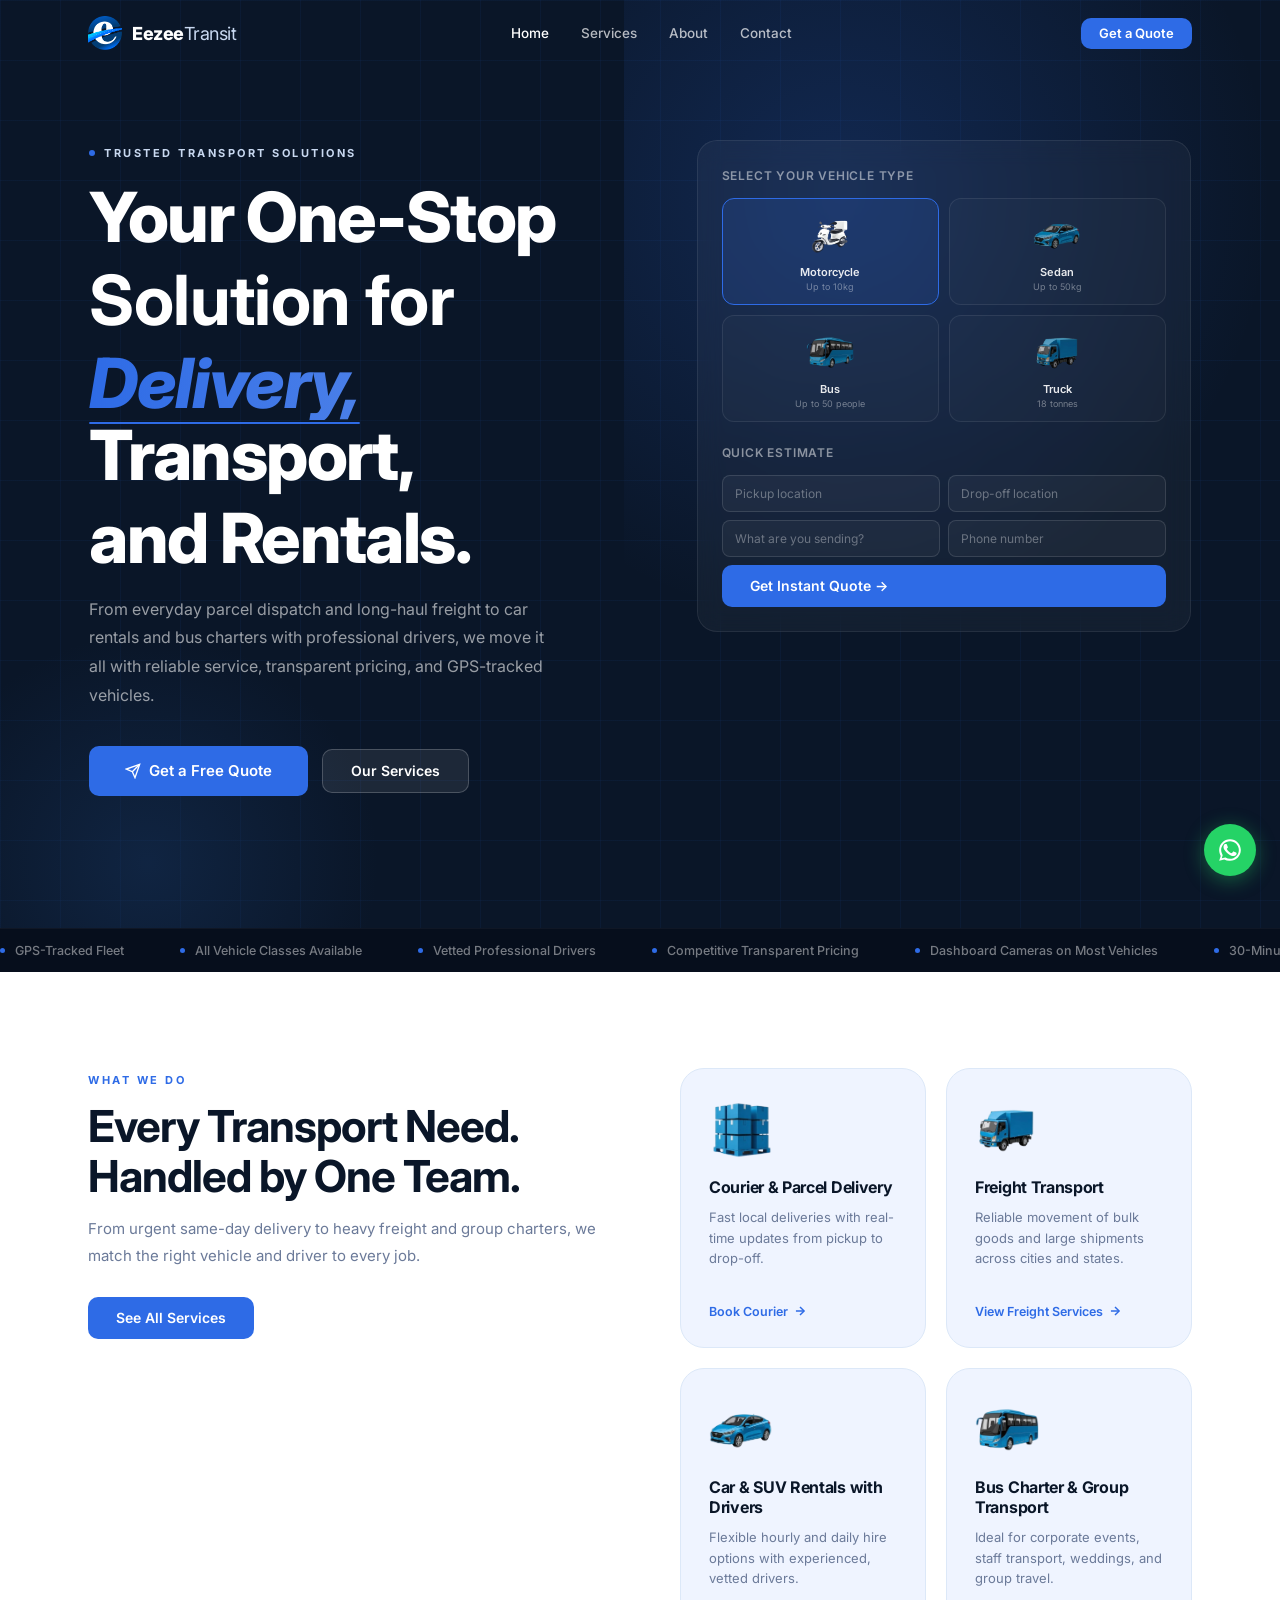
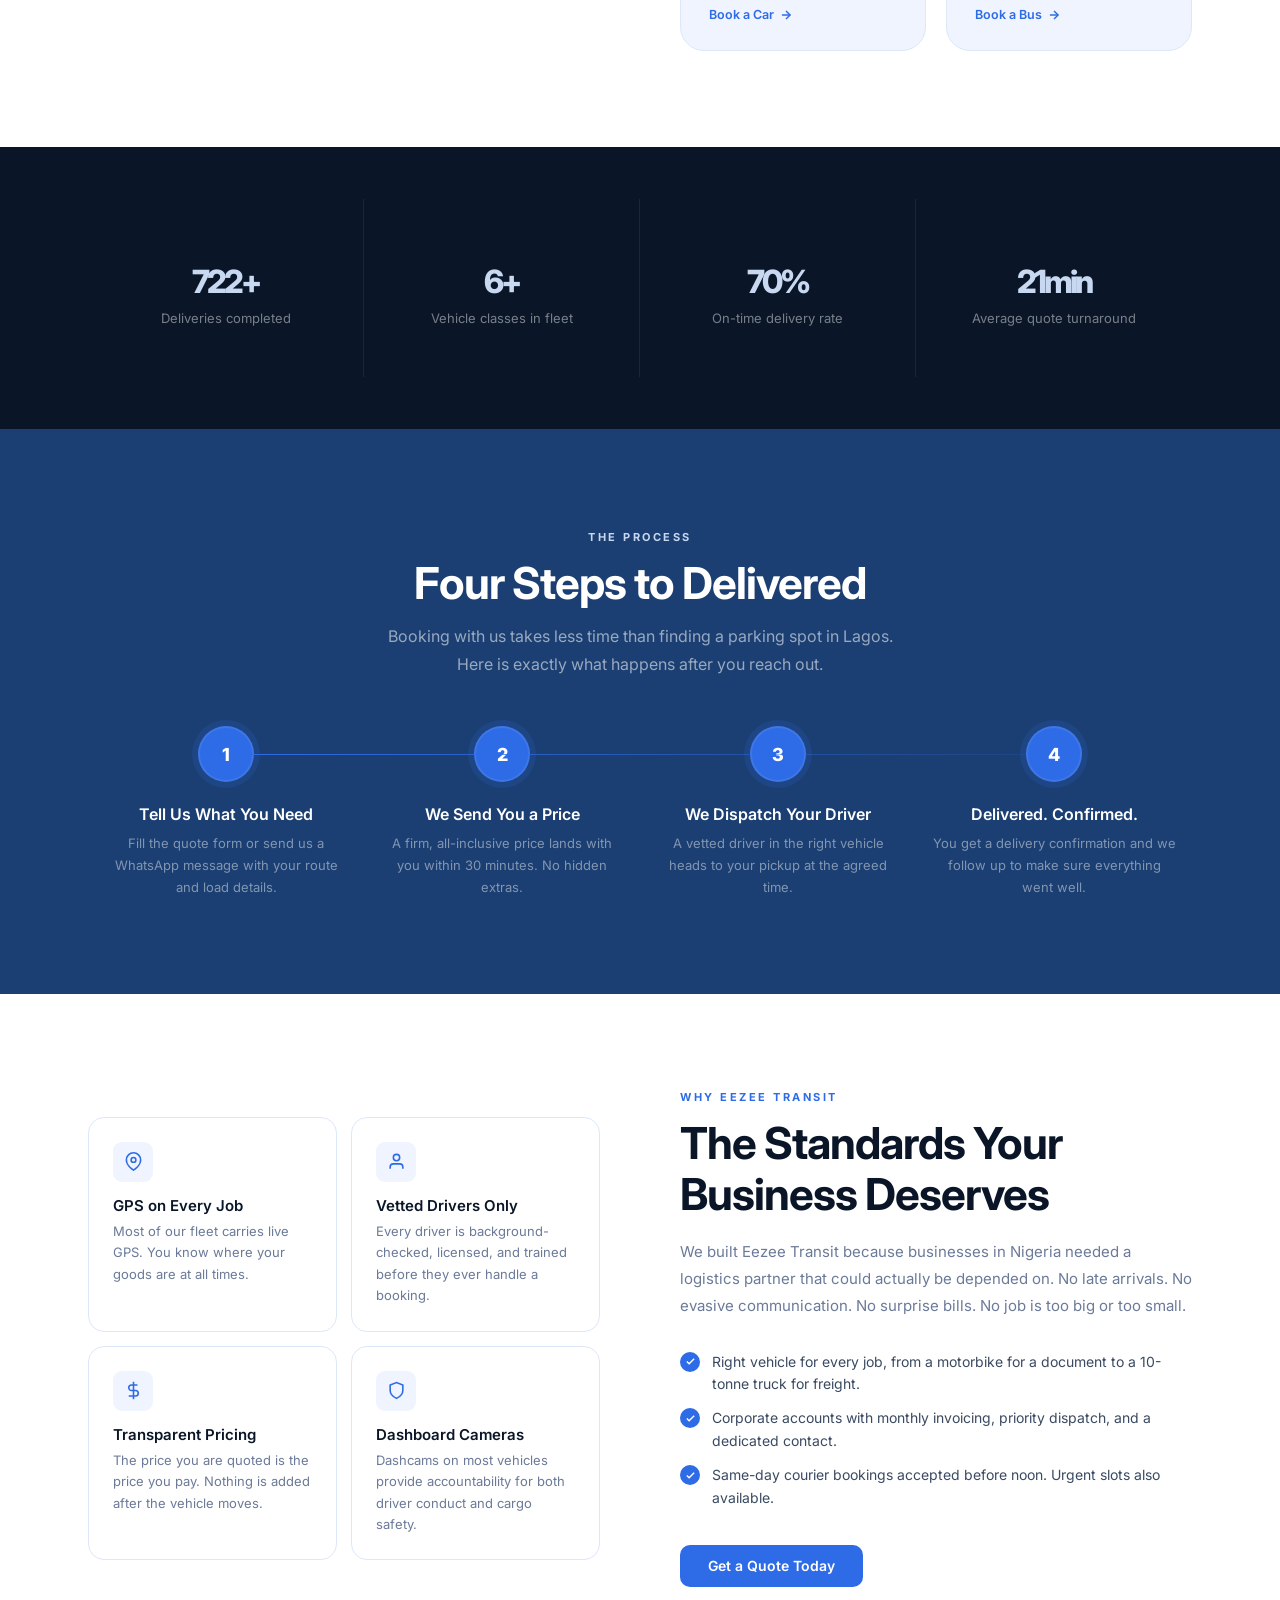
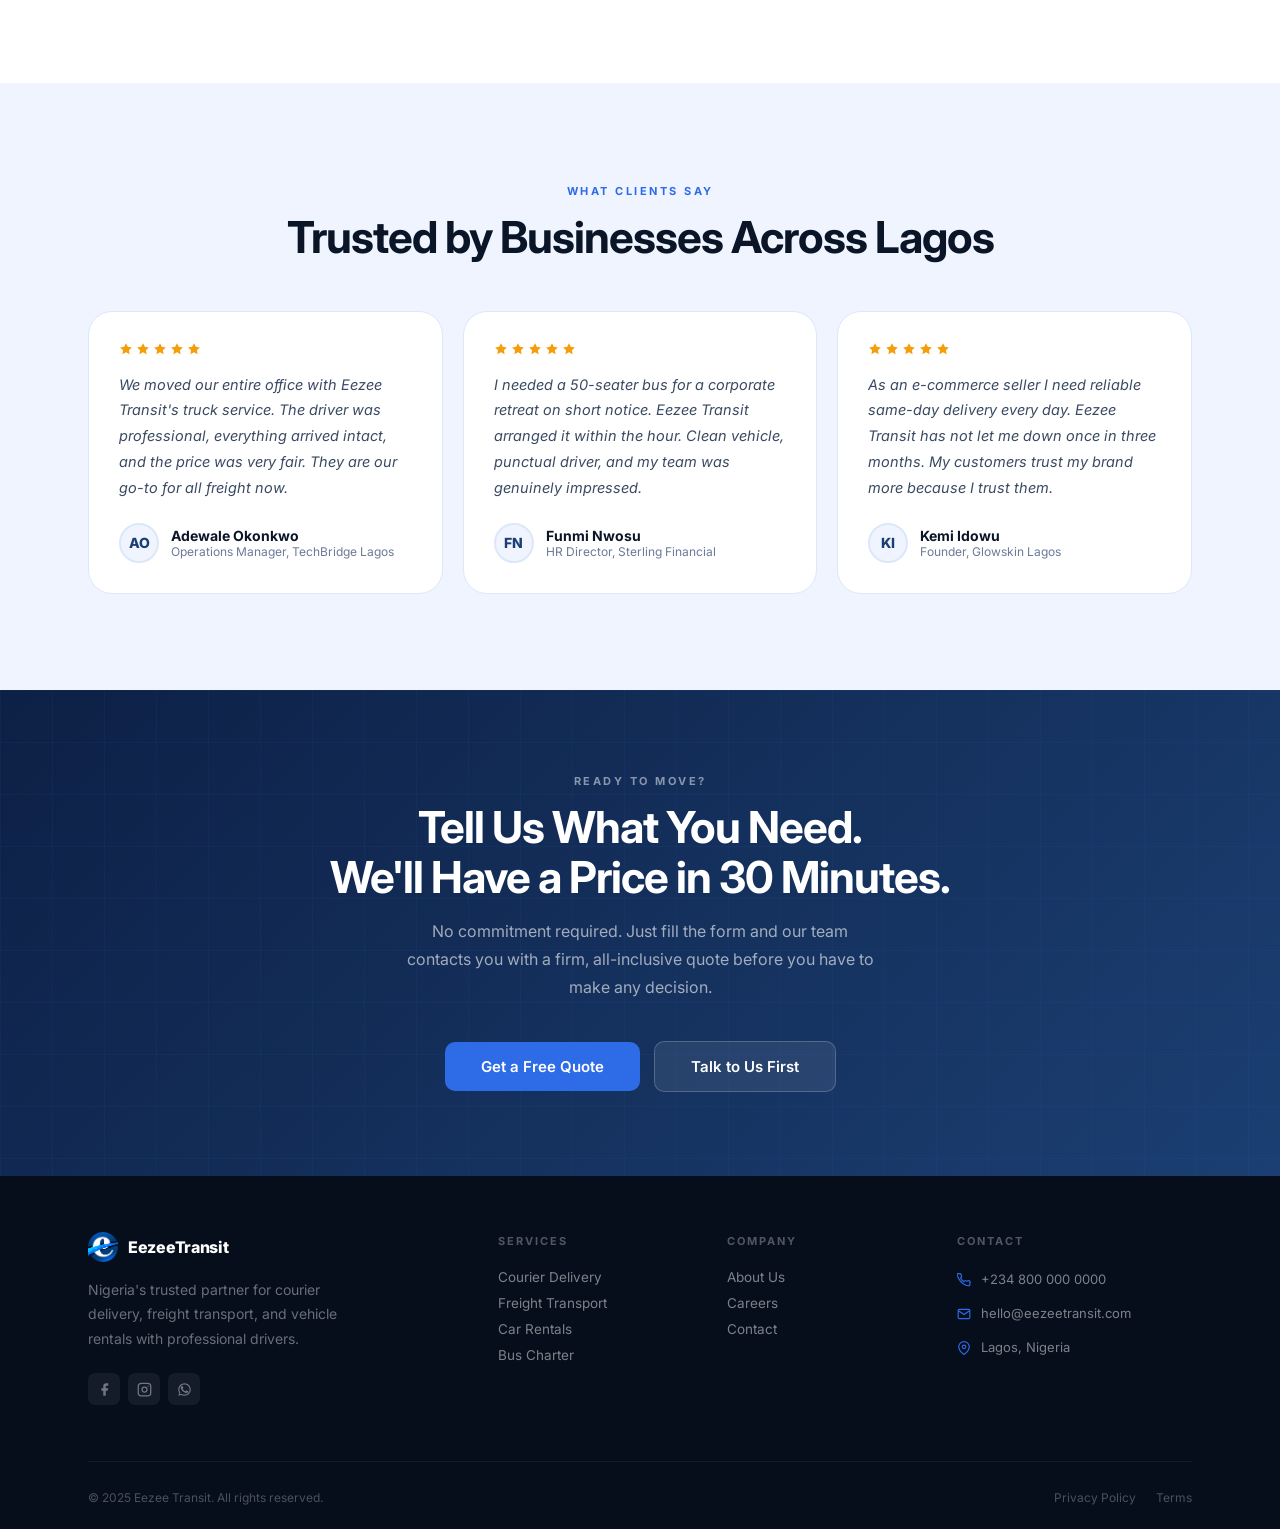
<file: index.html>
<!DOCTYPE html>
<html lang="en">
<head>
  <meta charset="UTF-8"/>
  <meta name="viewport" content="width=device-width, initial-scale=1.0"/>
  <title>Eezee Transit | Logistics, Courier & Vehicle Rentals in Nigeria</title>
  <meta name="description" content="From small parcels to heavy freight, and from car rentals to bus charters with drivers, Eezee Transit is Nigeria's full-service transport partner."/>
  <link rel="preconnect" href="https://fonts.googleapis.com"/>
  <link rel="preconnect" href="https://fonts.gstatic.com" crossorigin/>
  <link href="https://fonts.googleapis.com/css2?family=DM+Serif+Display:ital@0;1&family=Inter:wght@300;400;500;600;700;800&display=swap" rel="stylesheet"/>
  <link rel="icon" type="image/png" href="ET_Logo.png"/>
  <link rel="stylesheet" href="style.css"/>
  <style>
  /* ═══════════════════════════════════════
     HOMEPAGE — SECTION-SPECIFIC STYLES
  ═══════════════════════════════════════ */

  /* ── HERO ── */
  .hero {
    min-height: 100vh;
    background: var(--ink);
    position: relative; overflow: hidden;
    display: flex; align-items: center;
    padding: 140px 0 80px;
  }
  /* Mesh grid */
  .hero__mesh {
    position: absolute; inset: 0; pointer-events: none;
    background-image:
      linear-gradient(rgba(46,107,230,.06) 1px, transparent 1px),
      linear-gradient(90deg, rgba(46,107,230,.06) 1px, transparent 1px);
    background-size: 60px 60px;
  }
  /* Glow orb */
  .hero__orb {
    position: absolute; top: -10%; right: -5%;
    width: 720px; height: 720px;
    background: radial-gradient(circle at 30% 40%, rgba(46,107,230,.22) 0%, transparent 65%);
    pointer-events: none;
  }
  .hero__orb2 {
    position: absolute; bottom: -20%; left: -8%;
    width: 500px; height: 500px;
    background: radial-gradient(circle, rgba(27,63,114,.35) 0%, transparent 65%);
    pointer-events: none;
  }
  .hero__inner {
    display: grid; grid-template-columns: 1.1fr 1fr;
    gap: 64px; align-items: flex-start;
    position: relative; z-index: 1;
  }
  /* Left: copy */
  .hero__kicker {
    display: inline-flex; align-items: center; gap: 9px;
    font-size: 11px; font-weight: 700; letter-spacing: 2.5px; text-transform: uppercase;
    color: var(--muted); margin-bottom: 22px;
  }
  .hero__kicker-dot { width: 6px; height: 6px; background: var(--electric); border-radius: 50%; }
  .hero__h1 {
    font-family: 'Inter', system-ui, sans-serif;
    font-size: clamp(48px, 5.4vw, 82px);
    font-weight: 800; color: var(--white);
    letter-spacing: -1.2px; line-height: 1.04;
    margin-bottom: 12px;
    display: grid; gap: 0.16em;
    max-width: 620px;
  }
  .hero__h1 span {
    display: block;
  }
  .hero__h1 span:nth-child(1) {
    font-weight: 800;
    letter-spacing: -1.4px;
  }
  .hero__h1 span:nth-child(2) {
    font-weight: 700;
    letter-spacing: -0.4px;
  }
  .hero__h1 span:nth-child(3) {
    font-weight: 800;
    letter-spacing: -1.6px;
  }
  .hero__h1 span:nth-child(4) {
    font-weight: 800;
    letter-spacing: -1.6px;
  }
  .hero__h1-keyword {
    font-family: 'Inter', system-ui, sans-serif;
    font-weight: 1800;
    font-style: italic;
    background: linear-gradient(90deg, #2E6BE6 0%, #4A7FE8 50%, #2E6BE6 100%);
    -webkit-background-clip: text;
    -webkit-text-fill-color: transparent;
    background-clip: text;
    text-decoration: underline solid var(--electric);
    text-decoration-thickness: 2px;
    text-underline-offset: 0.2em;
  }
  .hero__h1 .italic { font-family: 'DM Serif Display', serif; font-weight: 400; font-style: italic; letter-spacing: -1px; color: var(--muted); }
  .hero__sub { font-size: 16px; line-height: 1.8; color: rgba(255,255,255,.58); max-width: 460px; margin: 20px 0 36px; }
  .hero__actions { display: flex; align-items: center; gap: 14px; flex-wrap: wrap; margin-bottom: 52px; }
  
  /* Right: visual panel */
  .hero__panel {
    background: rgba(255,255,255,.04); border: 1px solid rgba(255,255,255,.08);
    border-radius: 20px; overflow: hidden;
    backdrop-filter: blur(12px);
  }
  .hero__panel-top {
    padding: 22px 24px 0;
    display: flex; align-items: center; justify-content: space-between;
  }
  .hero__panel-title { font-size: 12px; font-weight: 600; letter-spacing: 1.5px; text-transform: uppercase; color: rgba(255,255,255,.35); }
  .live-dot { display: inline-flex; align-items: center; gap: 6px; font-size: 11px; font-weight: 600; color: #4ADE80; }
  .live-dot::before { content:''; display:block; width:7px; height:7px; background:#4ADE80; border-radius:50%; animation: blink 2s infinite; }
  @keyframes blink { 0%,100%{opacity:1} 50%{opacity:.3} }

  /* Animated SVG route */
  .hero__map { width: 100%; height: 190px; display: block; padding: 16px 24px 0; }
  .route-line { stroke: var(--electric); stroke-width: 2; fill: none; stroke-dasharray: 500; stroke-dashoffset: 500; animation: drawLine 2.4s ease-out 0.6s forwards; }
  .route-line2 { stroke: rgba(46,107,230,.25); stroke-width: 1.5; fill: none; stroke-dasharray: 300; stroke-dashoffset: 300; animation: drawLine 2s ease-out 1.2s forwards; }
  @keyframes drawLine { to { stroke-dashoffset: 0; } }
  .route-city { fill: rgba(200,216,240,.5); }
  .route-city-active { fill: var(--electric); }
  .route-pulse { fill: rgba(46,107,230,.2); animation: pulse-r 2s infinite 2.5s; transform-origin: 300px 38px; }
  @keyframes pulse-r { 0%,100%{r:8;opacity:.6} 50%{r:14;opacity:0} }
  .route-label { font-size: 9px; fill: rgba(255,255,255,.4); font-family: Inter,sans-serif; }
  .route-label-bright { fill: rgba(200,216,240,.8); }

  /* Shipment rows */
  .hero__rows { padding: 14px 24px 24px; display: flex; flex-direction: column; gap: 0; }
  .hero__row {
    display: flex; align-items: center; justify-content: space-between;
    padding: 13px 0; border-bottom: 1px solid rgba(255,255,255,.06);
  }
  .hero__row:last-child { border-bottom: none; }
  .hero__row-left { display: flex; align-items: center; gap: 12px; }
  .hero__row-icon {
    width: 34px; height: 34px; border-radius: 8px;
    background: rgba(46,107,230,.15); display: flex; align-items: center; justify-content: center;
    flex-shrink: 0;
  }
  .hero__row-icon svg { width: 16px; height: 16px; color: var(--muted); }
  .hero__row-name { font-size: 13px; font-weight: 600; color: rgba(255,255,255,.88); }
  .hero__row-sub { font-size: 11px; color: rgba(255,255,255,.38); margin-top: 1px; }
  .status { font-size: 10.5px; font-weight: 700; padding: 4px 9px; border-radius: 100px; }
  .status--active { background: rgba(74,222,128,.12); color: #4ADE80; }
  .status--sched  { background: rgba(251,191,36,.1); color: #FCD34D; }
  .status--done   { background: rgba(46,107,230,.15); color: #7BADF5; }

  /* ── CARD GROUP: Vehicle selector & quote form ── */
  .hero__card-group {
    position: relative;
    display: flex;
    align-items: flex-start;
    gap: 24px;
  }
  .hero__main-card {
    background: rgba(255,255,255,.04);
    border: 1px solid rgba(255,255,255,.08);
    border-radius: 20px;
    padding: 24px;
    backdrop-filter: blur(12px);
    flex: 1;
    display: grid;
    grid-template-columns: 1fr;
    gap: 20px;
  }
  .hero__quote-form-title {
    font-size: 12px;
    font-weight: 600;
    letter-spacing: 0.8px;
    text-transform: uppercase;
    color: rgba(255,255,255,.5);
    margin: 0 0 12px 0;
  }
  .hero__vehicle-grid {
    display: grid;
    grid-template-columns: repeat(2, 1fr);
    gap: 10px;
    margin-bottom: 0;
  }
  .hero__vehicle-item {
    padding: 12px;
    border-radius: 12px;
    border: 1.5px solid rgba(255,255,255,.08);
    background: rgba(255,255,255,.02);
    cursor: pointer;
    transition: all .2s;
    text-align: center;
    position: relative;
    overflow: hidden;
  }
  .hero__vehicle-item:hover {
    border-color: rgba(46,107,230,.3);
    background: rgba(46,107,230,.08);
  }
  .hero__vehicle-item.active {
    border-color: var(--electric);
    background: rgba(46,107,230,.15);
  }
  .hero__vehicle-icon {
    width: 48px;
    height: 48px;
    margin: 0 auto 6px;
    object-fit: contain;
    filter: brightness(0.8);
    transition: filter .2s;
  }
  .hero__vehicle-item:hover .hero__vehicle-icon {
    filter: brightness(1);
  }
  .hero__vehicle-item.active .hero__vehicle-icon {
    filter: brightness(1.1);
  }
  .hero__vehicle-name {
    font-size: 11px;
    font-weight: 600;
    color: rgba(255,255,255,.9);
    margin-bottom: 2px;
  }
  .hero__vehicle-cap {
    font-size: 9px;
    color: rgba(255,255,255,.4);
  }
  .hero__input-group {
    display: grid;
    grid-template-columns: 1fr 1fr;
    gap: 8px;
    margin-bottom: 8px;
  }
  .hero__input {
    padding: 10px 12px;
    border-radius: 8px;
    border: 1px solid rgba(255,255,255,.12);
    background: rgba(255,255,255,.04);
    color: rgba(255,255,255,.9);
    font-size: 12px;
    font-family: inherit;
    transition: all .2s;
  }
  .hero__input::placeholder {
    color: rgba(255,255,255,.35);
  }
  .hero__input:focus {
    outline: none;
    border-color: var(--electric);
    background: rgba(46,107,230,.08);
  }
  .hero__quote-btn {
    width: 100%;
    margin-top: 0;
  }

  /* Floating badges */
  .floating-badge {
    position: absolute;
    background: rgba(255,255,255,.95);
    border-radius: 12px;
    padding: 14px 16px;
    display: flex;
    align-items: center;
    gap: 12px;
    box-shadow: 0 8px 32px rgba(0,0,0,.12);
    animation: float 3s ease-in-out infinite;
  }
  @keyframes float { 0%,100%{transform:translateY(0)} 50%{transform:translateY(-8px)} }
  .floating-badge--track {
    bottom: 20%;
    right: 0;
    animation-delay: 0s;
  }
  .floating-badge--delivery {
    bottom: 8%;
    right: 8%;
    animation-delay: 1s;
  }
  .floating-badge__icon {
    width: 36px;
    height: 36px;
    border-radius: 50%;
    display: flex;
    align-items: center;
    justify-content: center;
    flex-shrink: 0;
  }
  .floating-badge__icon--green {
    background: rgba(34,197,94,.1);
  }
  .floating-badge__icon--orange {
    background: rgba(232,82,26,.1);
  }
  .floating-badge__label {
    font-size: 11px;
    color: rgba(10,22,40,.5);
    font-weight: 600;
    letter-spacing: 0.5px;
  }
  .floating-badge__value {
    font-size: 13px;
    font-weight: 700;
    color: var(--ink);
  }

  /* ── SERVICES SECTION ── */
  /* Split layout: content left, 2x2 grid right */
  .svc-split { 
    display: grid; 
    grid-template-columns: 1fr 1fr; 
    gap: 80px; 
    align-items: flex-start;
  }
  
  .svc-grid-4 { 
    display: grid; 
    grid-template-columns: 1fr 1fr;
    gap: 20px;
  }
  
  .svc-card {
    background: var(--sky); 
    border: 1.5px solid var(--border);
    border-radius: var(--r-xl); 
    padding: 28px;
    display: flex; 
    flex-direction: column; 
    justify-content: space-between;
    position: relative; 
    overflow: hidden;
    transition: border-color .25s, box-shadow .25s, transform .25s;
    min-height: 280px;
  }
  .svc-card:hover { 
    border-color: var(--electric); 
    box-shadow: var(--sh-md);
    transform: translateY(-4px);
  }
  
  .svc-card__img { 
    width: 64px; 
    height: 64px;
    object-fit: contain; 
    margin-bottom: 16px;
    flex-shrink: 0;
  }
  .svc-card h3 { 
    font-size: 16px; 
    font-weight: 700;
    margin-bottom: 10px;
    line-height: 1.25;
    color: var(--ink);
  }
  .svc-card p { 
    font-size: 13px; 
    color: var(--subtle); 
    line-height: 1.6; 
    margin-bottom: 18px;
    flex-grow: 1;
  }
  .svc-card__link { 
    font-size: 12.5px; 
    font-weight: 600; 
    color: var(--electric); 
    display: inline-flex; 
    align-items: center; 
    gap: 5px; 
    transition: gap .2s;
    margin-top: auto;
  }
  .svc-card__link:hover { gap: 9px; }
  .svc-card__link svg { width: 14px; height: 14px; }
  
  .svc-content h2 { margin-bottom: 14px; }
  .svc-content > p { font-size: 15px; color: var(--subtle); line-height: 1.78; margin-bottom: 28px; }

  /* ── NUMBERS / IMPACT ── */
  .numbers-row { display: grid; grid-template-columns: repeat(4, 1fr); }
  .n-item { padding: 48px 32px; border-right: 1px solid rgba(255,255,255,.07); text-align: center; }
  .n-item:last-child { border-right: none; }
  .n-num { font-size: 54px; font-weight: 800; letter-spacing: -3px; color: var(--white); line-height: 1; }
  .n-num span { color: var(--muted); font-size: 32px; }
  .n-label { font-size: 13px; color: rgba(255,255,255,.45); margin-top: 8px; line-height: 1.5; }

  /* ── HOW IT WORKS ── */
  .how-steps { display: grid; grid-template-columns: repeat(4, 1fr); gap: 0; position: relative; }
  .how-steps::after {
    content: ''; position: absolute;
    top: 28px; left: calc(12.5% + 20px); right: calc(12.5% + 20px);
    height: 1px;
    background: linear-gradient(90deg, var(--electric) 0%, rgba(46,107,230,.15) 100%);
  }
  .how-step { text-align: center; padding: 0 16px; }
  .how-step__n {
    width: 56px; height: 56px; border-radius: 50%;
    background: var(--electric); color: var(--white);
    font-size: 18px; font-weight: 800; letter-spacing: -0.5px;
    display: flex; align-items: center; justify-content: center;
    margin: 0 auto 22px; position: relative; z-index: 1;
    box-shadow: 0 0 0 6px rgba(46,107,230,.15);
    border: 2px solid rgba(255,255,255,.08);
  }
  .how-step h4 { font-size: 16px; color: var(--white); margin-bottom: 8px; }
  .how-step p { font-size: 13px; color: rgba(255,255,255,.45); line-height: 1.7; }

  /* ── WHY US ── split layout */
  .why-split { display: grid; grid-template-columns: 1fr 1fr; gap: 80px; align-items: center; }
  .why-cards { display: grid; grid-template-columns: 1fr 1fr; gap: 14px; }
  .why-card {
    background: var(--white); border: 1.5px solid var(--border);
    border-radius: var(--r-lg); padding: 24px;
    transition: box-shadow .25s, border-color .25s;
  }
  .why-card:hover { box-shadow: var(--sh-md); border-color: var(--electric); }
  .why-card__icon { width: 40px; height: 40px; background: var(--sky); border-radius: 9px; display: flex; align-items: center; justify-content: center; margin-bottom: 14px; }
  .why-card__icon svg { width: 19px; height: 19px; color: var(--electric); }
  .why-card h4 { margin-bottom: 6px; }
  .why-card p { font-size: 13px; color: var(--subtle); line-height: 1.65; }
  .why-content .label { display: block; margin-bottom: 14px; }
  .why-content h2 { margin-bottom: 18px; }
  .why-content > p { font-size: 15px; color: var(--subtle); line-height: 1.8; margin-bottom: 32px; }
  .why-checks { display: flex; flex-direction: column; gap: 12px; margin-bottom: 36px; }
  .why-check { display: flex; align-items: flex-start; gap: 12px; }
  .why-check__tick { width: 20px; height: 20px; background: var(--electric); border-radius: 50%; display: flex; align-items: center; justify-content: center; flex-shrink: 0; margin-top: 1px; }
  .why-check__tick svg { width: 11px; height: 11px; color: var(--white); }
  .why-check p { font-size: 14px; color: var(--body); line-height: 1.6; }

  /* ── TESTIMONIALS ── */
  .testi-row { display: grid; grid-template-columns: repeat(3, 1fr); gap: 20px; }
  .testi-card {
    background: var(--white); border: 1.5px solid var(--border);
    border-radius: var(--r-xl); padding: 30px;
    transition: box-shadow .25s;
  }
  .testi-card:hover { box-shadow: var(--sh-md); }
  .testi-stars { display: flex; gap: 3px; margin-bottom: 16px; }
  .testi-stars svg { width: 14px; height: 14px; fill: #F59E0B; }
  .testi-card blockquote { font-size: 14.5px; line-height: 1.78; color: var(--body); font-style: italic; margin-bottom: 22px; }
  .testi-author { display: flex; align-items: center; gap: 12px; }
  .testi-av {
    width: 40px; height: 40px; border-radius: 50%;
    background: var(--sky); border: 2px solid var(--border);
    display: flex; align-items: center; justify-content: center;
    font-weight: 800; font-size: 14px; color: var(--navy); flex-shrink: 0;
  }
  .testi-name { font-size: 14px; font-weight: 700; color: var(--ink); }
  .testi-role { font-size: 12px; color: var(--subtle); }

  /* ── RESPONSIVE ── */
  @media (max-width: 1024px) {
    .hero__inner { grid-template-columns: 1fr; gap: 48px; }
    .hero__card-group { display: none; }
    .hero__proof { gap: 24px; flex-wrap: wrap; }
    .svc-split { grid-template-columns: 1fr; gap: 48px; }
    .svc-grid-4 { gap: 16px; }
    .numbers-row { grid-template-columns: 1fr 1fr; }
    .n-item { border-right: none; border-bottom: 1px solid rgba(255,255,255,.07); }
    .how-steps { grid-template-columns: 1fr 1fr; gap: 40px; }
    .how-steps::after { display: none; }
    .why-split { grid-template-columns: 1fr; gap: 48px; }
    .testi-row { grid-template-columns: 1fr 1fr; }
  }
  @media (max-width: 768px) {
    .hero { padding: 130px 0 72px; }
    .hero__vehicle-grid { grid-template-columns: 1fr; }
    .hero__input-group { grid-template-columns: 1fr; }
    .svc-grid-4 { grid-template-columns: 1fr; }
    .why-cards { grid-template-columns: 1fr; }
    .testi-row { grid-template-columns: 1fr; }
    .numbers-row { grid-template-columns: 1fr 1fr; }
    .floating-badge { display: none; }
  }
  @media (max-width: 480px) {
    .hero__proof { gap: 20px; }
    .how-steps { grid-template-columns: 1fr; }
    .numbers-row { grid-template-columns: 1fr; }
    .n-item { border-bottom: 1px solid rgba(255,255,255,.06); }
  }
  </style>
</head>
<body>
<div id="nav-ph"></div>

<!-- ══════════════════════════════
     HERO
══════════════════════════════ -->
<section class="hero">
  <div class="hero__mesh"></div>
  <div class="hero__orb"></div>
  <div class="hero__orb2"></div>
  <div class="wrap">
    <div class="hero__inner">

      <!-- LEFT: Copy -->
      <div>
        <div class="hero__kicker">
          <span class="hero__kicker-dot"></span>
          TRUSTED TRANSPORT SOLUTIONS
        </div>
        <h1 class="hero__h1">
          <span>Your One-Stop</span>
          <span>Solution for</span>
          <span><span class="hero__h1-keyword">Delivery,</span>Transport,</span>
          <span>and Rentals.</span>
        </h1>
        <p class="hero__sub">From everyday parcel dispatch and long-haul freight to car rentals and bus charters with professional drivers, we move it all with reliable service, transparent pricing, and GPS-tracked vehicles.</p>
        <div class="hero__actions">
          <button class="btn btn--primary btn--lg" onclick="openModal()">
            <svg viewBox="0 0 24 24" fill="none" stroke="currentColor" stroke-width="2"><line x1="22" y1="2" x2="11" y2="13"/><polygon points="22 2 15 22 11 13 2 9 22 2"/></svg>
            Get a Free Quote
          </button>
          <a href="services.html" class="btn btn--ghost">Our Services</a>
        </div>
      </div>

      <!-- RIGHT: Vehicle selector & quote form -->
      <div class="hero__card-group">
        <div class="hero__main-card">
          <div>
            <p class="hero__quote-form-title">Select your vehicle type</p>
            <div class="hero__vehicle-grid">
              <div class="hero__vehicle-item active">
                <img src="bike.png" alt="Motorcycle" class="hero__vehicle-icon"/>
                <div class="hero__vehicle-name">Motorcycle</div>
                <div class="hero__vehicle-cap">Up to 10kg</div>
              </div>
              <div class="hero__vehicle-item">
                <img src="car.png" alt="Sedan" class="hero__vehicle-icon"/>
                <div class="hero__vehicle-name">Sedan</div>
                <div class="hero__vehicle-cap">Up to 50kg</div>
              </div>
              <div class="hero__vehicle-item">
                <img src="bus.png" alt="Bus" class="hero__vehicle-icon"/>
                <div class="hero__vehicle-name">Bus</div>
                <div class="hero__vehicle-cap">Up to 50 people</div>
              </div>
              <div class="hero__vehicle-item">
                <img src="TRUCK.png" alt="Truck" class="hero__vehicle-icon"/>
                <div class="hero__vehicle-name">Truck</div>
                <div class="hero__vehicle-cap">18 tonnes</div>
              </div>
            </div>
          </div>
          <div class="hero__quote-form">
            <p class="hero__quote-form-title">Quick estimate</p>
            <div class="hero__input-group">
              <input class="hero__input" placeholder="Pickup location">
              <input class="hero__input" placeholder="Drop-off location">
              <input class="hero__input" placeholder="What are you sending?">
              <input class="hero__input" placeholder="Phone number">
            </div>
            <button class="btn btn--primary hero__quote-btn" onclick="openModal()">Get Instant Quote →</button>
          </div>
        </div>
       
      </div>
    </div>
  </div>
</section>

<!-- TRUST TICKER -->
<div class="ticker">
  <div class="ticker__track">
    <div class="ticker__item"><span class="ticker__dot"></span><span class="ticker__text">GPS-Tracked Fleet</span></div>
    <div class="ticker__item"><span class="ticker__dot"></span><span class="ticker__text">All Vehicle Classes Available</span></div>
    <div class="ticker__item"><span class="ticker__dot"></span><span class="ticker__text">Vetted Professional Drivers</span></div>
    <div class="ticker__item"><span class="ticker__dot"></span><span class="ticker__text">Competitive Transparent Pricing</span></div>
    <div class="ticker__item"><span class="ticker__dot"></span><span class="ticker__text">Dashboard Cameras on Most Vehicles</span></div>
    <div class="ticker__item"><span class="ticker__dot"></span><span class="ticker__text">30-Minute Quote Turnaround</span></div>
    <div class="ticker__item"><span class="ticker__dot"></span><span class="ticker__text">Lagos and Interstate Routes</span></div>
    <!-- Duplicate for seamless loop -->
    <div class="ticker__item"><span class="ticker__dot"></span><span class="ticker__text">GPS-Tracked Fleet</span></div>
    <div class="ticker__item"><span class="ticker__dot"></span><span class="ticker__text">All Vehicle Classes Available</span></div>
    <div class="ticker__item"><span class="ticker__dot"></span><span class="ticker__text">Vetted Professional Drivers</span></div>
    <div class="ticker__item"><span class="ticker__dot"></span><span class="ticker__text">Competitive Transparent Pricing</span></div>
    <div class="ticker__item"><span class="ticker__dot"></span><span class="ticker__text">Dashboard Cameras on Most Vehicles</span></div>
    <div class="ticker__item"><span class="ticker__dot"></span><span class="ticker__text">30-Minute Quote Turnaround</span></div>
    <div class="ticker__item"><span class="ticker__dot"></span><span class="ticker__text">Lagos and Interstate Routes</span></div>
  </div>
</div>

<!-- ══════════════════════════════
     SERVICES — ASYMMETRIC LAYOUT
══════════════════════════════ -->
<section class="section">
  <div class="wrap">

    <div class="svc-split">
      
      <!-- Left: Content -->
      <div class="svc-content reveal">
        <span class="label">What We Do</span>
        <h2>Every Transport Need.<br>Handled by One Team.</h2>
        <p>From urgent same-day delivery to heavy freight and group charters, we match the right vehicle and driver to every job.</p>
        <a href="services.html" class="btn btn--primary">See All Services</a>
      </div>

      <!-- Right: 2x2 Grid -->
      <div class="svc-grid-4">

        <div class="svc-card reveal d1 in-view">
          <img src="boxes.png" alt="Courier Delivery" class="svc-card__img">
          <h3>Courier & Parcel Delivery</h3>
          <p>Fast local deliveries with real-time updates from pickup to drop-off.</p>
          <a href="services.html#courier" class="svc-card__link">
            Book Courier
            <svg viewBox="0 0 24 24" fill="none" stroke="currentColor" stroke-width="2.5"><line x1="5" y1="12" x2="19" y2="12"></line><polyline points="12 5 19 12 12 19"></polyline></svg>
          </a>
        </div>

        <div class="svc-card reveal d2 in-view">
          <img src="TRUCK.png" alt="Freight Transport" class="svc-card__img">
          <h3>Freight Transport</h3>
          <p>Reliable movement of bulk goods and large shipments across cities and states.</p>
          <a href="services.html#freight" class="svc-card__link">
            View Freight Services
            <svg viewBox="0 0 24 24" fill="none" stroke="currentColor" stroke-width="2.5"><line x1="5" y1="12" x2="19" y2="12"></line><polyline points="12 5 19 12 12 19"></polyline></svg>
          </a>
        </div>

        <div class="svc-card reveal d3 in-view">
          <img src="car.png" alt="Car Rental" class="svc-card__img">
          <h3>Car & SUV Rentals with Drivers</h3>
          <p>Flexible hourly and daily hire options with experienced, vetted drivers.</p>
          <a href="services.html#rental" class="svc-card__link">
            Book a Car
            <svg viewBox="0 0 24 24" fill="none" stroke="currentColor" stroke-width="2.5"><line x1="5" y1="12" x2="19" y2="12"></line><polyline points="12 5 19 12 12 19"></polyline></svg>
          </a>
        </div>

        <div class="svc-card reveal d4 in-view">
          <img src="bus.png" alt="Bus Charter" class="svc-card__img">
          <h3>Bus Charter & Group Transport</h3>
          <p>Ideal for corporate events, staff transport, weddings, and group travel.</p>
          <a href="services.html#rental" class="svc-card__link">
            Book a Bus
            <svg viewBox="0 0 24 24" fill="none" stroke="currentColor" stroke-width="2.5"><line x1="5" y1="12" x2="19" y2="12"></line><polyline points="12 5 19 12 12 19"></polyline></svg>
          </a>
        </div>

      </div>

    </div>

  </div>
</section>
</section>

<!-- ══════════════════════════════
     NUMBERS — DARK BAND
══════════════════════════════ -->
<div class="section--dark section--sm">
  <div class="wrap">
    <div class="numbers-row">
      <div class="n-item reveal"><div class="n-num"><span class="count-value" data-count-target="1000">1,000</span><span>+</span></div><div class="n-label">Deliveries completed</div></div>
      <div class="n-item reveal d1"><div class="n-num"><span class="count-value" data-count-target="9">9</span><span>+</span></div><div class="n-label">Vehicle classes in fleet</div></div>
      <div class="n-item reveal d2"><div class="n-num"><span class="count-value" data-count-target="98">98</span><span>%</span></div><div class="n-label">On-time delivery rate</div></div>
      <div class="n-item reveal d3"><div class="n-num"><span class="count-value" data-count-target="30">30</span><span>min</span></div><div class="n-label">Average quote turnaround</div></div>
    </div>
  </div>
</div>

<!-- ══════════════════════════════
     HOW IT WORKS
══════════════════════════════ -->
<section class="section section--navy">
  <div class="wrap">
    <div class="sh sh--center sh--dark reveal">
      <span class="label label--light">The Process</span>
      <h2>Four Steps to Delivered</h2>
      <p class="sh__sub">Booking with us takes less time than finding a parking spot in Lagos. Here is exactly what happens after you reach out.</p>
    </div>
    <div class="how-steps">
      <div class="how-step reveal">
        <div class="how-step__n">1</div>
        <h4>Tell Us What You Need</h4>
        <p>Fill the quote form or send us a WhatsApp message with your route and load details.</p>
      </div>
      <div class="how-step reveal d1">
        <div class="how-step__n">2</div>
        <h4>We Send You a Price</h4>
        <p>A firm, all-inclusive price lands with you within 30 minutes. No hidden extras.</p>
      </div>
      <div class="how-step reveal d2">
        <div class="how-step__n">3</div>
        <h4>We Dispatch Your Driver</h4>
        <p>A vetted driver in the right vehicle heads to your pickup at the agreed time.</p>
      </div>
      <div class="how-step reveal d3">
        <div class="how-step__n">4</div>
        <h4>Delivered. Confirmed.</h4>
        <p>You get a delivery confirmation and we follow up to make sure everything went well.</p>
      </div>
    </div>
  </div>
</section>

<!-- ══════════════════════════════
     WHY EEZEE — SPLIT LAYOUT
══════════════════════════════ -->
<section class="section">
  <div class="wrap">
    <div class="why-split">
      <!-- Left: cards grid -->
      <div class="why-cards reveal">
        <div class="why-card">
          <div class="why-card__icon"><svg viewBox="0 0 24 24" fill="none" stroke="currentColor" stroke-width="2"><path d="M21 10c0 7-9 13-9 13s-9-6-9-13a9 9 0 0118 0z"/><circle cx="12" cy="10" r="3"/></svg></div>
          <h4>GPS on Every Job</h4>
          <p>Most of our fleet carries live GPS. You know where your goods are at all times.</p>
        </div>
        <div class="why-card">
          <div class="why-card__icon"><svg viewBox="0 0 24 24" fill="none" stroke="currentColor" stroke-width="2"><path d="M20 21v-2a4 4 0 00-4-4H8a4 4 0 00-4 4v2"/><circle cx="12" cy="7" r="4"/></svg></div>
          <h4>Vetted Drivers Only</h4>
          <p>Every driver is background-checked, licensed, and trained before they ever handle a booking.</p>
        </div>
        <div class="why-card">
          <div class="why-card__icon"><svg viewBox="0 0 24 24" fill="none" stroke="currentColor" stroke-width="2"><line x1="12" y1="1" x2="12" y2="23"/><path d="M17 5H9.5a3.5 3.5 0 000 7h5a3.5 3.5 0 010 7H6"/></svg></div>
          <h4>Transparent Pricing</h4>
          <p>The price you are quoted is the price you pay. Nothing is added after the vehicle moves.</p>
        </div>
        <div class="why-card">
          <div class="why-card__icon"><svg viewBox="0 0 24 24" fill="none" stroke="currentColor" stroke-width="2"><path d="M12 22s8-4 8-10V5l-8-3-8 3v7c0 6 8 10 8 10z"/></svg></div>
          <h4>Dashboard Cameras</h4>
          <p>Dashcams on most vehicles provide accountability for both driver conduct and cargo safety.</p>
        </div>
      </div>
      <!-- Right: pitch text -->
      <div class="why-content reveal d1">
        <span class="label">Why Eezee Transit</span>
        <h2>The Standards Your Business Deserves</h2>
        <p>We built Eezee Transit because businesses in Nigeria needed a logistics partner that could actually be depended on. No late arrivals. No evasive communication. No surprise bills. No job is too big or too small.</p>
        <div class="why-checks">
          <div class="why-check">
            <div class="why-check__tick"><svg viewBox="0 0 24 24" fill="none" stroke="currentColor" stroke-width="3"><polyline points="20 6 9 17 4 12"/></svg></div>
            <p>Right vehicle for every job, from a motorbike for a document to a 10-tonne truck for freight.</p>
          </div>
          <div class="why-check">
            <div class="why-check__tick"><svg viewBox="0 0 24 24" fill="none" stroke="currentColor" stroke-width="3"><polyline points="20 6 9 17 4 12"/></svg></div>
            <p>Corporate accounts with monthly invoicing, priority dispatch, and a dedicated contact.</p>
          </div>
          <div class="why-check">
            <div class="why-check__tick"><svg viewBox="0 0 24 24" fill="none" stroke="currentColor" stroke-width="3"><polyline points="20 6 9 17 4 12"/></svg></div>
            <p>Same-day courier bookings accepted before noon. Urgent slots also available.</p>
          </div>
        </div>
        <button class="btn btn--primary" onclick="openModal()">Get a Quote Today</button>
      </div>
    </div>
  </div>
</section>

<!-- ══════════════════════════════
     TESTIMONIALS
══════════════════════════════ -->
<section class="section section--alt">
  <div class="wrap">
    <div class="sh sh--center reveal">
      <span class="label">What Clients Say</span>
      <h2>Trusted by Businesses Across Lagos</h2>
    </div>
    <div class="testi-row">
      <div class="testi-card reveal">
        <div class="testi-stars"><svg viewBox="0 0 24 24"><polygon points="12 2 15.09 8.26 22 9.27 17 14.14 18.18 21.02 12 17.77 5.82 21.02 7 14.14 2 9.27 8.91 8.26 12 2"/></svg><svg viewBox="0 0 24 24"><polygon points="12 2 15.09 8.26 22 9.27 17 14.14 18.18 21.02 12 17.77 5.82 21.02 7 14.14 2 9.27 8.91 8.26 12 2"/></svg><svg viewBox="0 0 24 24"><polygon points="12 2 15.09 8.26 22 9.27 17 14.14 18.18 21.02 12 17.77 5.82 21.02 7 14.14 2 9.27 8.91 8.26 12 2"/></svg><svg viewBox="0 0 24 24"><polygon points="12 2 15.09 8.26 22 9.27 17 14.14 18.18 21.02 12 17.77 5.82 21.02 7 14.14 2 9.27 8.91 8.26 12 2"/></svg><svg viewBox="0 0 24 24"><polygon points="12 2 15.09 8.26 22 9.27 17 14.14 18.18 21.02 12 17.77 5.82 21.02 7 14.14 2 9.27 8.91 8.26 12 2"/></svg></div>
        <blockquote>We moved our entire office with Eezee Transit's truck service. The driver was professional, everything arrived intact, and the price was very fair. They are our go-to for all freight now.</blockquote>
        <div class="testi-author"><div class="testi-av">AO</div><div><div class="testi-name">Adewale Okonkwo</div><div class="testi-role">Operations Manager, TechBridge Lagos</div></div></div>
      </div>
      <div class="testi-card reveal d1">
        <div class="testi-stars"><svg viewBox="0 0 24 24"><polygon points="12 2 15.09 8.26 22 9.27 17 14.14 18.18 21.02 12 17.77 5.82 21.02 7 14.14 2 9.27 8.91 8.26 12 2"/></svg><svg viewBox="0 0 24 24"><polygon points="12 2 15.09 8.26 22 9.27 17 14.14 18.18 21.02 12 17.77 5.82 21.02 7 14.14 2 9.27 8.91 8.26 12 2"/></svg><svg viewBox="0 0 24 24"><polygon points="12 2 15.09 8.26 22 9.27 17 14.14 18.18 21.02 12 17.77 5.82 21.02 7 14.14 2 9.27 8.91 8.26 12 2"/></svg><svg viewBox="0 0 24 24"><polygon points="12 2 15.09 8.26 22 9.27 17 14.14 18.18 21.02 12 17.77 5.82 21.02 7 14.14 2 9.27 8.91 8.26 12 2"/></svg><svg viewBox="0 0 24 24"><polygon points="12 2 15.09 8.26 22 9.27 17 14.14 18.18 21.02 12 17.77 5.82 21.02 7 14.14 2 9.27 8.91 8.26 12 2"/></svg></div>
        <blockquote>I needed a 50-seater bus for a corporate retreat on short notice. Eezee Transit arranged it within the hour. Clean vehicle, punctual driver, and my team was genuinely impressed.</blockquote>
        <div class="testi-author"><div class="testi-av">FN</div><div><div class="testi-name">Funmi Nwosu</div><div class="testi-role">HR Director, Sterling Financial</div></div></div>
      </div>
      <div class="testi-card reveal d2">
        <div class="testi-stars"><svg viewBox="0 0 24 24"><polygon points="12 2 15.09 8.26 22 9.27 17 14.14 18.18 21.02 12 17.77 5.82 21.02 7 14.14 2 9.27 8.91 8.26 12 2"/></svg><svg viewBox="0 0 24 24"><polygon points="12 2 15.09 8.26 22 9.27 17 14.14 18.18 21.02 12 17.77 5.82 21.02 7 14.14 2 9.27 8.91 8.26 12 2"/></svg><svg viewBox="0 0 24 24"><polygon points="12 2 15.09 8.26 22 9.27 17 14.14 18.18 21.02 12 17.77 5.82 21.02 7 14.14 2 9.27 8.91 8.26 12 2"/></svg><svg viewBox="0 0 24 24"><polygon points="12 2 15.09 8.26 22 9.27 17 14.14 18.18 21.02 12 17.77 5.82 21.02 7 14.14 2 9.27 8.91 8.26 12 2"/></svg><svg viewBox="0 0 24 24"><polygon points="12 2 15.09 8.26 22 9.27 17 14.14 18.18 21.02 12 17.77 5.82 21.02 7 14.14 2 9.27 8.91 8.26 12 2"/></svg></div>
        <blockquote>As an e-commerce seller I need reliable same-day delivery every day. Eezee Transit has not let me down once in three months. My customers trust my brand more because I trust them.</blockquote>
        <div class="testi-author"><div class="testi-av">KI</div><div><div class="testi-name">Kemi Idowu</div><div class="testi-role">Founder, Glowskin Lagos</div></div></div>
      </div>
    </div>
  </div>
</section>

<!-- ══════════════════════════════
     CTA BAND
══════════════════════════════ -->
<section class="cta-band">
  <div class="wrap">
    <div class="cta-band__inner reveal">
      <span class="label label--white" style="display:block;margin-bottom:14px;">Ready to Move?</span>
      <h2>Tell Us What You Need.<br>We'll Have a Price in 30 Minutes.</h2>
      <p>No commitment required. Just fill the form and our team contacts you with a firm, all-inclusive quote before you have to make any decision.</p>
      <div class="cta-band__actions">
        <button class="btn btn--primary btn--lg" onclick="openModal()">Get a Free Quote</button>
        <a href="contact.html" class="btn btn--ghost btn--lg">Talk to Us First</a>
      </div>
    </div>
  </div>
</section>

<div id="foot-ph"></div>
<div id="modal-ph"></div>
<div id="wa-ph"></div>
<script src="shared.js"></script>
<script>
  // Vehicle item selection
  document.querySelectorAll('.hero__vehicle-item').forEach(item => {
    item.addEventListener('click', function() {
      document.querySelectorAll('.hero__vehicle-item').forEach(i => i.classList.remove('active'));
      this.classList.add('active');
    });
  });
</script>
</body>
</html>
</file>
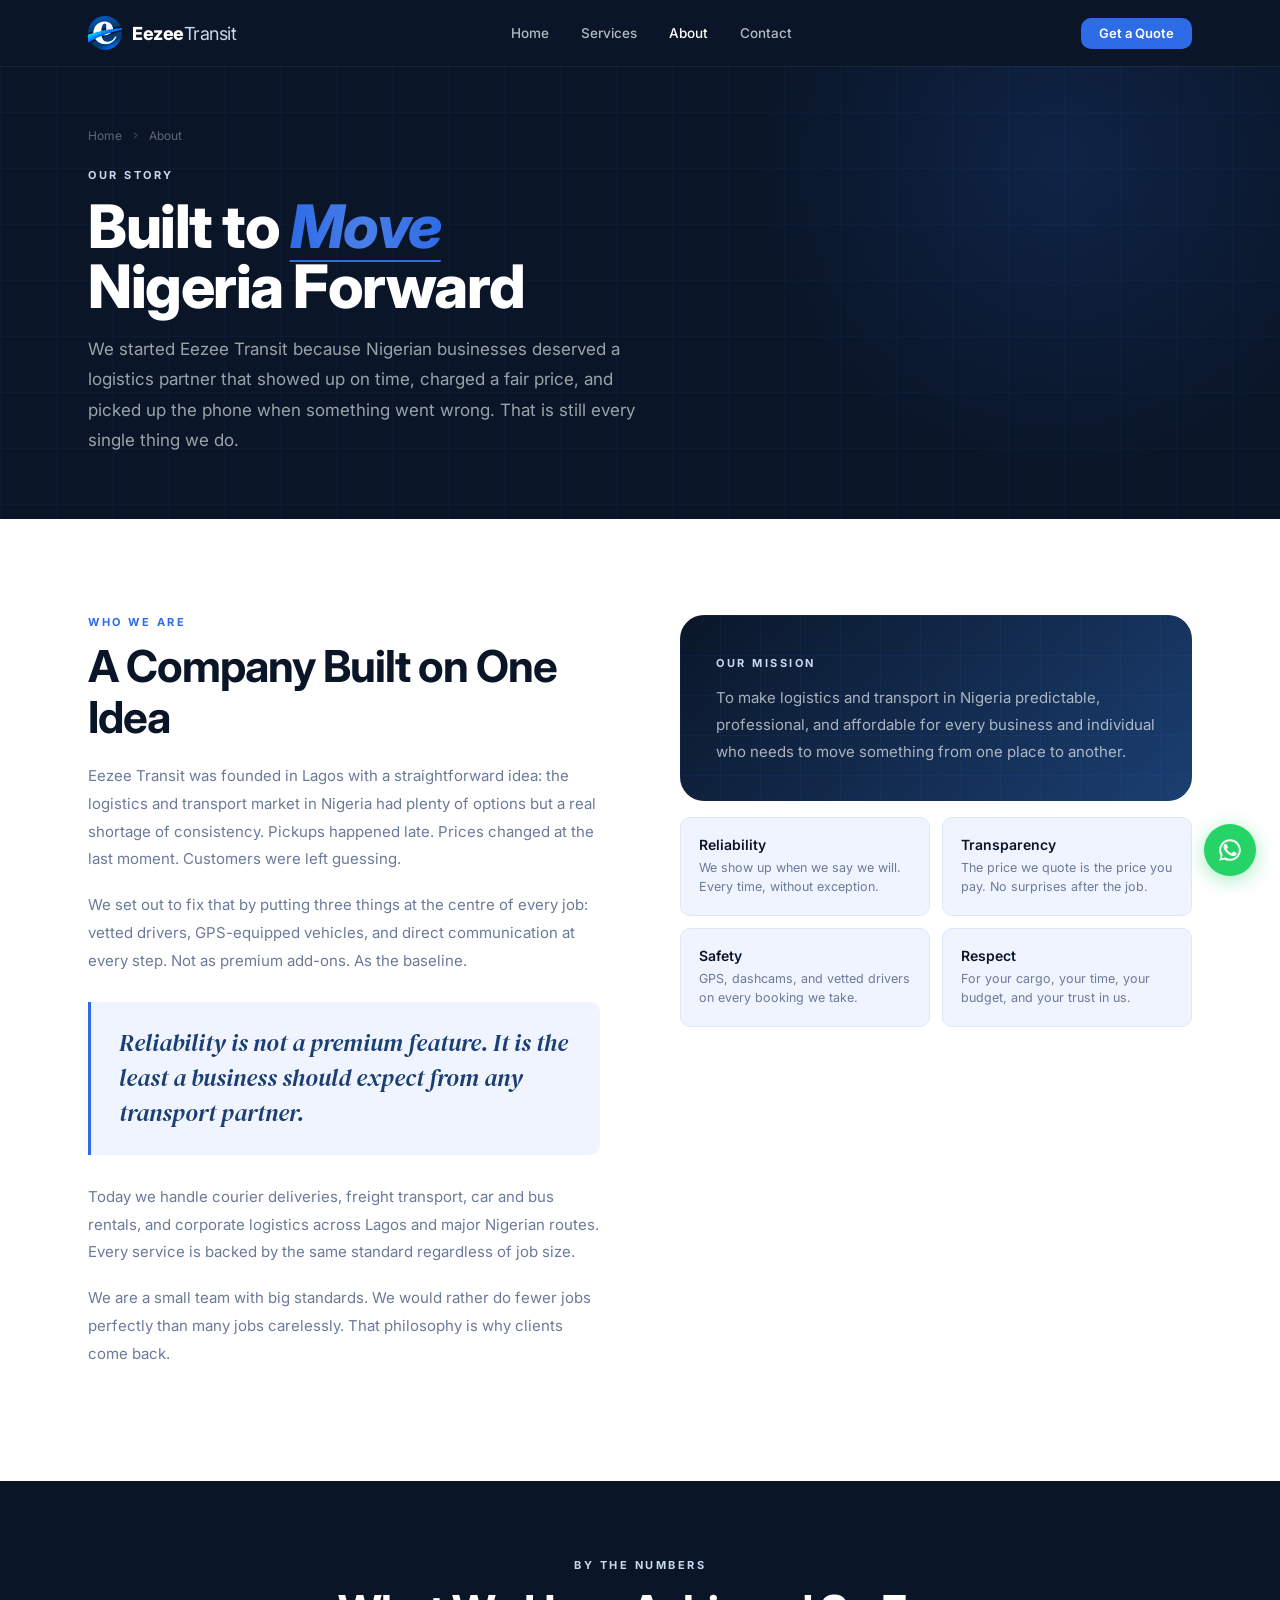
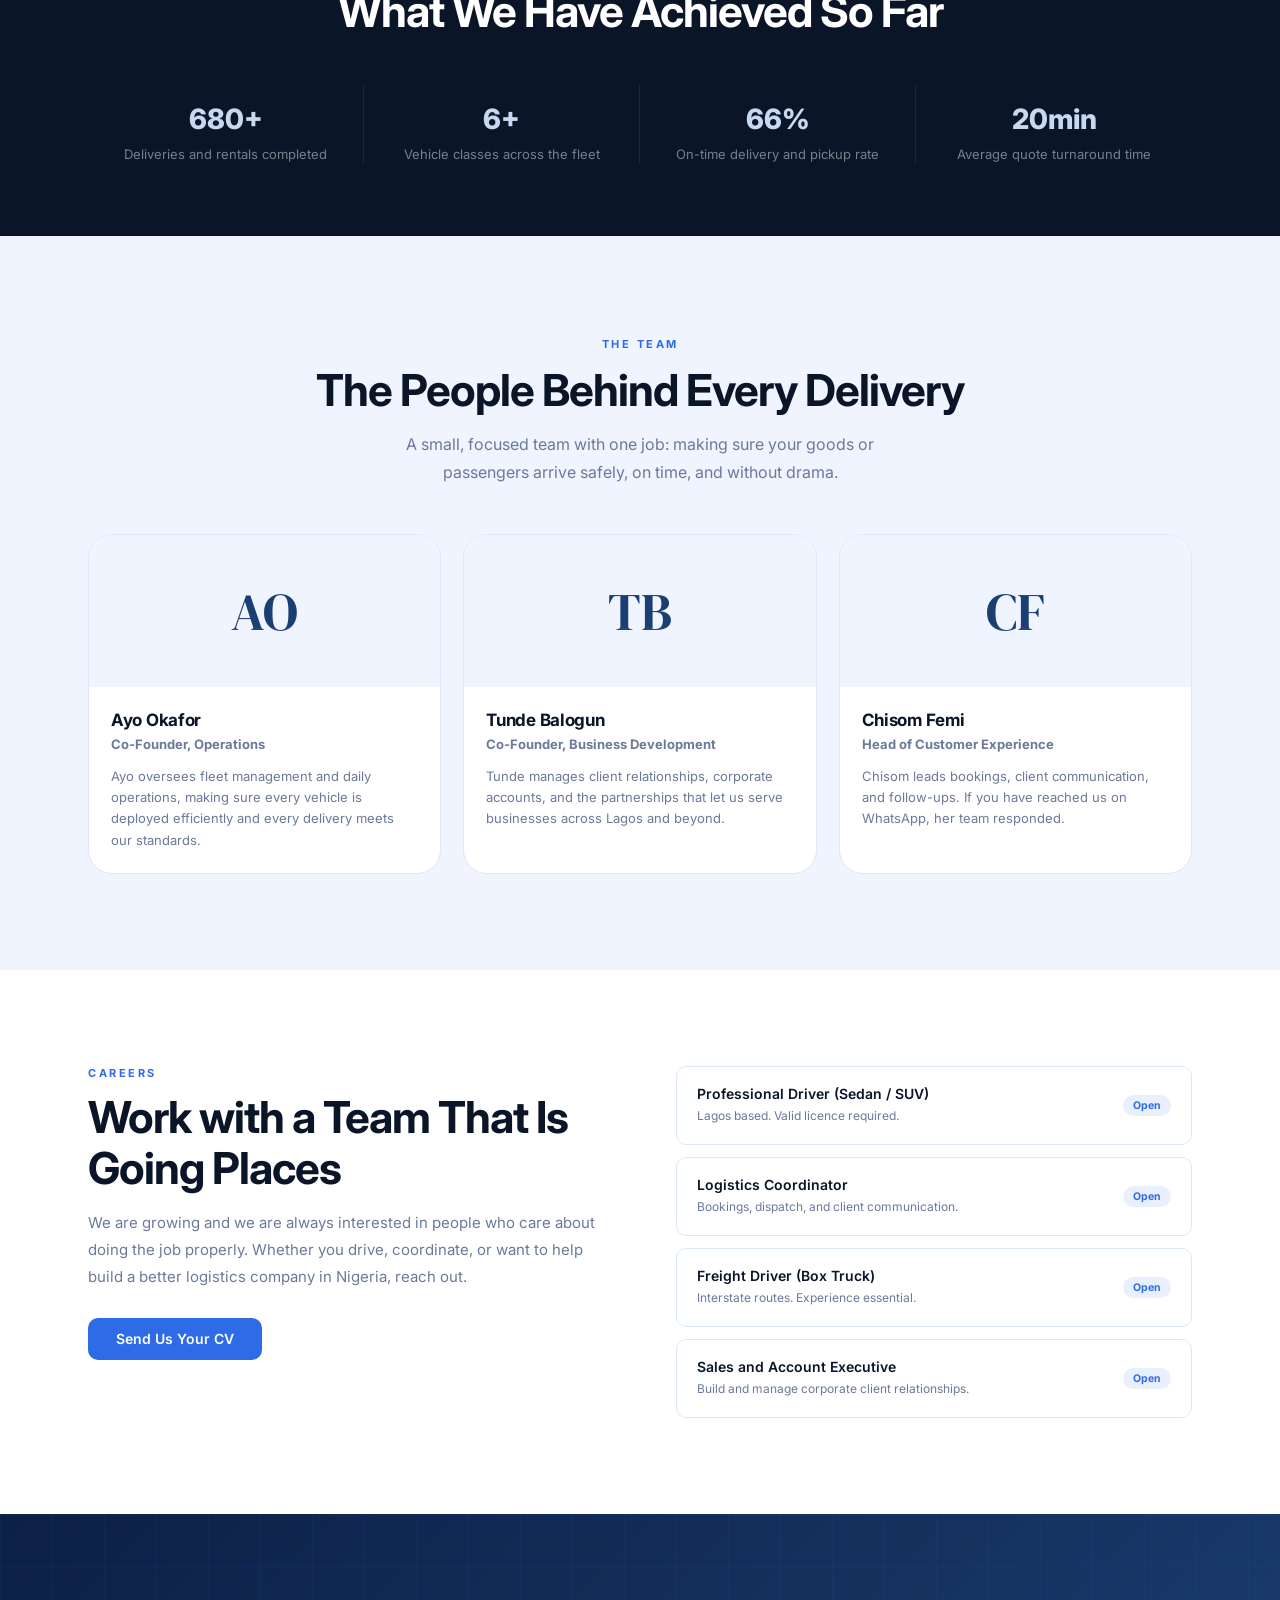
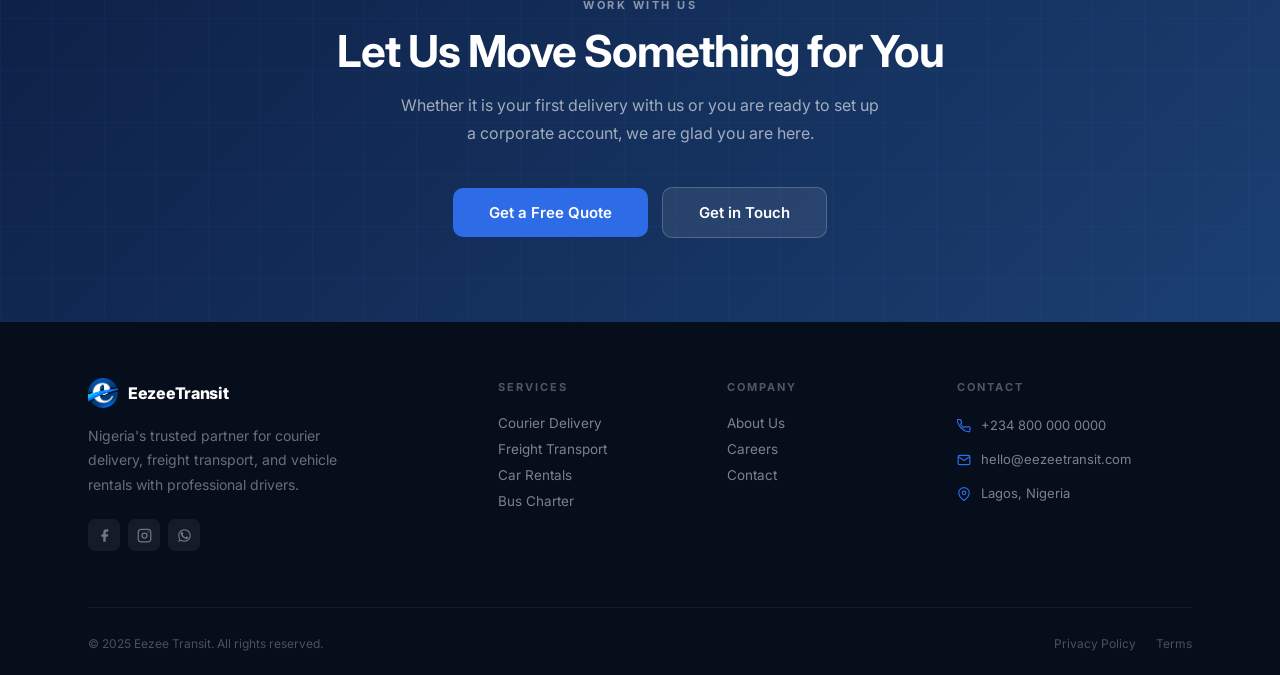
<file: about.html>
<!DOCTYPE html>
<html lang="en">
<head>
  <meta charset="UTF-8"/>
  <meta name="viewport" content="width=device-width, initial-scale=1.0"/>
  <title>About Us | Eezee Transit</title>
  <meta name="description" content="Eezee Transit is built on one idea: logistics and transport in Nigeria should be reliable, transparent, and fairly priced. This is our story."/>
  <link rel="preconnect" href="https://fonts.googleapis.com"/>
  <link rel="preconnect" href="https://fonts.gstatic.com" crossorigin/>
  <link href="https://fonts.googleapis.com/css2?family=DM+Serif+Display:ital@0;1&family=Inter:wght@300;400;500;600;700;800&display=swap" rel="stylesheet"/>
  <link rel="icon" type="image/png" href="ET_Logo.png"/>
  <link rel="stylesheet" href="style.css"/>
  <style>

  /* ── STORY ── */
  .story-split { display: grid; grid-template-columns: 1fr 1fr; gap: 80px; align-items: start; }
  .story-content .label { display: block; margin-bottom: 12px; }
  .story-content h2 { margin-bottom: 20px; }
  .story-content p { font-size: 15px; color: var(--subtle); line-height: 1.85; margin-bottom: 18px; }
  .story-pull {
    font-family: 'DM Serif Display', serif; font-style: italic;
    font-size: clamp(19px, 2.2vw, 24px); color: var(--navy);
    line-height: 1.45; padding: 24px 28px;
    border-left: 3px solid var(--electric);
    background: var(--sky); border-radius: 0 var(--r) var(--r) 0;
    margin: 28px 0;
  }

  /* Sticky visual side */
  .story-visual { position: sticky; top: 120px; }
  .mission-block {
    background: linear-gradient(135deg, var(--ink) 0%, var(--navy) 100%);
    border-radius: var(--r-xl); padding: 36px; margin-bottom: 16px;
    position: relative; overflow: hidden;
  }
  .mission-block::before {
    content: ''; position: absolute; inset: 0;
    background-image:
      linear-gradient(rgba(46,107,230,.08) 1px, transparent 1px),
      linear-gradient(90deg, rgba(46,107,230,.08) 1px, transparent 1px);
    background-size: 40px 40px;
  }
  .mission-block .label { color: var(--muted); position: relative; z-index: 1; }
  .mission-block p { font-size: 15px; color: rgba(255,255,255,.65); line-height: 1.8; position: relative; z-index: 1; }
  .values-grid { display: grid; grid-template-columns: 1fr 1fr; gap: 12px; }
  .value-item {
    background: var(--sky); border: 1.5px solid var(--border);
    border-radius: var(--r); padding: 18px;
  }
  .value-item h4 { font-size: 14px; margin-bottom: 5px; }
  .value-item p { font-size: 12.5px; color: var(--subtle); line-height: 1.55; }

  /* ── NUMBERS BAND ── */
  .num-band { padding: 72px 0; }
  .num-row { display: grid; grid-template-columns: repeat(4, 1fr); }
  .num-item { text-align: center; padding: 0 24px; border-right: 1px solid rgba(255,255,255,.07); }
  .num-item:last-child { border-right: none; }
  .num-big { font-size: 52px; font-weight: 800; letter-spacing: -3px; color: var(--white); line-height: 1; }
  .num-big span { font-size: 28px; color: var(--muted); letter-spacing: 0; }
  .num-label { font-size: 13px; color: rgba(255,255,255,.45); margin-top: 8px; line-height: 1.5; }

  /* ── TEAM ── */
  .team-row { display: grid; grid-template-columns: repeat(3, 1fr); gap: 22px; }
  .team-card {
    background: var(--white); border: 1.5px solid var(--border);
    border-radius: var(--r-xl); overflow: hidden;
    transition: box-shadow .25s, transform .25s;
  }
  .team-card:hover { box-shadow: var(--sh-lg); transform: translateY(-4px); }
  .team-card__top {
    height: 152px; background: var(--sky);
    display: flex; align-items: center; justify-content: center;
    font-family: 'DM Serif Display', serif; font-size: 52px;
    color: var(--navy); position: relative; overflow: hidden;
  }
  .team-card__top::after {
    content: ''; position: absolute; bottom: 0; left: 0; right: 0; height: 40%;
    background: linear-gradient(to top, rgba(239,244,255,1) 0%, transparent 100%);
  }
  .team-card__body { padding: 22px; }
  .team-card__body h3 { font-size: 17px; margin-bottom: 3px; }
  .team-card__role { font-size: 12.5px; color: var(--electric); font-weight: 700; margin-bottom: 10px; }
  .team-card__body p { font-size: 13px; color: var(--subtle); line-height: 1.65; }

  /* ── CAREERS ── */
  .careers-grid { display: grid; grid-template-columns: 1fr 1fr; gap: 72px; align-items: start; }
  .careers-content .label { display: block; margin-bottom: 12px; }
  .careers-content h2 { margin-bottom: 16px; }
  .careers-content p { font-size: 15px; color: var(--subtle); line-height: 1.8; margin-bottom: 28px; }
  .role-list { display: flex; flex-direction: column; gap: 12px; }
  .role-card {
    display: flex; align-items: center; justify-content: space-between;
    padding: 18px 20px; background: var(--white);
    border: 1.5px solid var(--border); border-radius: var(--r);
    transition: border-color .2s, box-shadow .2s;
    gap: 16px;
  }
  .role-card:hover { border-color: var(--electric); box-shadow: var(--sh-sm); }
  .role-card h4 { font-size: 14px; margin-bottom: 3px; }
  .role-card p { font-size: 12px; color: var(--subtle); }
  .role-badge { font-size: 10.5px; font-weight: 700; padding: 4px 10px; border-radius: 100px; background: rgba(46,107,230,.1); color: var(--electric); white-space: nowrap; flex-shrink: 0; }

  @media (max-width: 1024px) {
    .story-split { grid-template-columns: 1fr; gap: 48px; }
    .story-visual { position: static; }
    .num-row { grid-template-columns: 1fr 1fr; }
    .num-item { border-right: none; border-bottom: 1px solid rgba(255,255,255,.07); padding: 20px 0; }
    .num-item:last-child { border-bottom: none; }
    .team-row { grid-template-columns: 1fr 1fr; }
    .careers-grid { grid-template-columns: 1fr; gap: 48px; }
  }
  @media (max-width: 640px) {
    .team-row { grid-template-columns: 1fr; }
    .values-grid { grid-template-columns: 1fr; }
    .num-row { grid-template-columns: 1fr; }
  }
  </style>
</head>
<body>
<div id="nav-ph"></div>

<div class="page-hero">
  <div class="page-hero__grid"></div>
  <div class="page-hero__glow"></div>
  <div class="wrap">
    <div class="page-hero__inner">
      <nav class="breadcrumb">
        <a href="index.html">Home</a>
        <svg viewBox="0 0 24 24" fill="none" stroke="currentColor" stroke-width="2"><polyline points="9 18 15 12 9 6"/></svg>
        <span>About</span>
      </nav>
      <span class="label">Our Story</span>
      <h1>Built to <span class="hero__h1-keyword">Move</span><br>Nigeria Forward</h1>
      <p>We started Eezee Transit because Nigerian businesses deserved a logistics partner that showed up on time, charged a fair price, and picked up the phone when something went wrong. That is still every single thing we do.</p>
    </div>
  </div>
</div>

<!-- ══ STORY ══ -->
<section class="section">
  <div class="wrap">
    <div class="story-split">
      <div class="story-content reveal">
        <span class="label">Who We Are</span>
        <h2>A Company Built on One Idea</h2>
        <p>Eezee Transit was founded in Lagos with a straightforward idea: the logistics and transport market in Nigeria had plenty of options but a real shortage of consistency. Pickups happened late. Prices changed at the last moment. Customers were left guessing.</p>
        <p>We set out to fix that by putting three things at the centre of every job: vetted drivers, GPS-equipped vehicles, and direct communication at every step. Not as premium add-ons. As the baseline.</p>
        <blockquote class="story-pull">Reliability is not a premium feature. It is the least a business should expect from any transport partner.</blockquote>
        <p>Today we handle courier deliveries, freight transport, car and bus rentals, and corporate logistics across Lagos and major Nigerian routes. Every service is backed by the same standard regardless of job size.</p>
        <p>We are a small team with big standards. We would rather do fewer jobs perfectly than many jobs carelessly. That philosophy is why clients come back.</p>
      </div>
      <div class="story-visual reveal d1">
        <div class="mission-block">
          <span class="label">Our Mission</span>
          <p>To make logistics and transport in Nigeria predictable, professional, and affordable for every business and individual who needs to move something from one place to another.</p>
        </div>
        <div class="values-grid">
          <div class="value-item"><h4>Reliability</h4><p>We show up when we say we will. Every time, without exception.</p></div>
          <div class="value-item"><h4>Transparency</h4><p>The price we quote is the price you pay. No surprises after the job.</p></div>
          <div class="value-item"><h4>Safety</h4><p>GPS, dashcams, and vetted drivers on every booking we take.</p></div>
          <div class="value-item"><h4>Respect</h4><p>For your cargo, your time, your budget, and your trust in us.</p></div>
        </div>
      </div>
    </div>
  </div>
</section>

<!-- ══ NUMBERS ══ -->
<div class="section--dark num-band">
  <div class="wrap">
    <div class="sh sh--center sh--dark reveal" style="margin-bottom:48px;">
      <span class="label label--light">By the Numbers</span>
      <h2>What We Have Achieved So Far</h2>
    </div>
    <div class="num-row">
      <div class="num-item reveal"><div class="num-big"><span class="count-value" data-count-target="1000">1,000</span><span>+</span></div><div class="num-label">Deliveries and rentals completed</div></div>
      <div class="num-item reveal d1"><div class="num-big"><span class="count-value" data-count-target="9">9</span><span>+</span></div><div class="num-label">Vehicle classes across the fleet</div></div>
      <div class="num-item reveal d2"><div class="num-big"><span class="count-value" data-count-target="98">98</span><span>%</span></div><div class="num-label">On-time delivery and pickup rate</div></div>
      <div class="num-item reveal d3"><div class="num-big"><span class="count-value" data-count-target="30">30</span><span>min</span></div><div class="num-label">Average quote turnaround time</div></div>
    </div>
  </div>
</div>

<!-- ══ TEAM ══ -->
<section class="section section--alt">
  <div class="wrap">
    <div class="sh sh--center reveal">
      <span class="label">The Team</span>
      <h2>The People Behind Every Delivery</h2>
      <p class="sh__sub">A small, focused team with one job: making sure your goods or passengers arrive safely, on time, and without drama.</p>
    </div>
    <div class="team-row">
      <div class="team-card reveal">
        <div class="team-card__top">AO</div>
        <div class="team-card__body">
          <h3>Ayo Okafor</h3>
          <p class="team-card__role">Co-Founder, Operations</p>
          <p>Ayo oversees fleet management and daily operations, making sure every vehicle is deployed efficiently and every delivery meets our standards.</p>
        </div>
      </div>
      <div class="team-card reveal d1">
        <div class="team-card__top">TB</div>
        <div class="team-card__body">
          <h3>Tunde Balogun</h3>
          <p class="team-card__role">Co-Founder, Business Development</p>
          <p>Tunde manages client relationships, corporate accounts, and the partnerships that let us serve businesses across Lagos and beyond.</p>
        </div>
      </div>
      <div class="team-card reveal d2">
        <div class="team-card__top">CF</div>
        <div class="team-card__body">
          <h3>Chisom Femi</h3>
          <p class="team-card__role">Head of Customer Experience</p>
          <p>Chisom leads bookings, client communication, and follow-ups. If you have reached us on WhatsApp, her team responded.</p>
        </div>
      </div>
    </div>
  </div>
</section>

<!-- ══ CAREERS ══ -->
<section id="careers" class="section">
  <div class="wrap">
    <div class="careers-grid">
      <div class="careers-content reveal">
        <span class="label">Careers</span>
        <h2>Work with a Team That Is Going Places</h2>
        <p>We are growing and we are always interested in people who care about doing the job properly. Whether you drive, coordinate, or want to help build a better logistics company in Nigeria, reach out.</p>
        <a href="contact.html" class="btn btn--primary">Send Us Your CV</a>
      </div>
      <div class="reveal d1">
        <div class="role-list">
          <div class="role-card">
            <div><h4>Professional Driver (Sedan / SUV)</h4><p>Lagos based. Valid licence required.</p></div>
            <span class="role-badge">Open</span>
          </div>
          <div class="role-card">
            <div><h4>Logistics Coordinator</h4><p>Bookings, dispatch, and client communication.</p></div>
            <span class="role-badge">Open</span>
          </div>
          <div class="role-card">
            <div><h4>Freight Driver (Box Truck)</h4><p>Interstate routes. Experience essential.</p></div>
            <span class="role-badge">Open</span>
          </div>
          <div class="role-card">
            <div><h4>Sales and Account Executive</h4><p>Build and manage corporate client relationships.</p></div>
            <span class="role-badge">Open</span>
          </div>
        </div>
      </div>
    </div>
  </div>
</section>

<!-- CTA -->
<section class="cta-band">
  <div class="wrap">
    <div class="cta-band__inner reveal">
      <span class="label label--white" style="display:block;margin-bottom:14px;">Work With Us</span>
      <h2>Let Us Move Something for You</h2>
      <p>Whether it is your first delivery with us or you are ready to set up a corporate account, we are glad you are here.</p>
      <div class="cta-band__actions">
        <button class="btn btn--primary btn--lg" onclick="openModal()">Get a Free Quote</button>
        <a href="contact.html" class="btn btn--ghost btn--lg">Get in Touch</a>
      </div>
    </div>
  </div>
</section>

<div id="foot-ph"></div>
<div id="modal-ph"></div>
<div id="wa-ph"></div>
<script src="shared.js"></script>
</body>
</html>
</file>
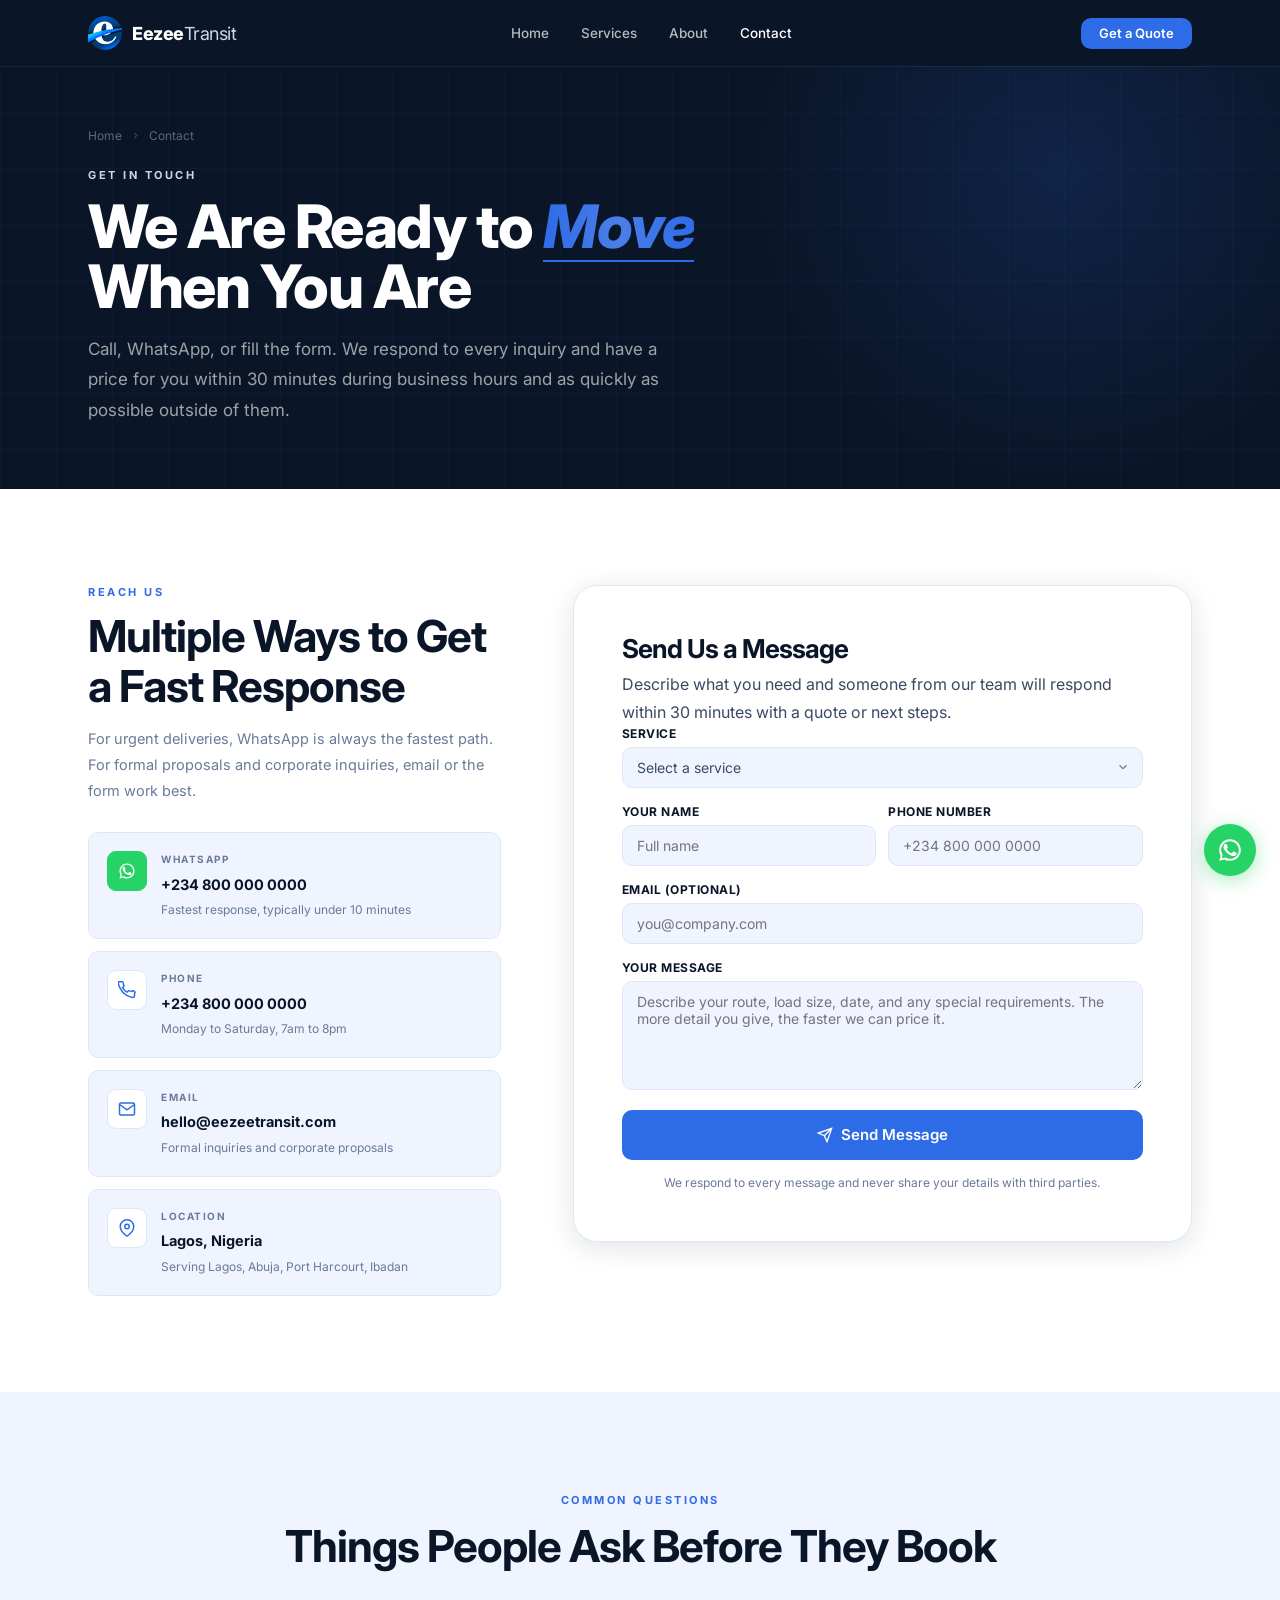
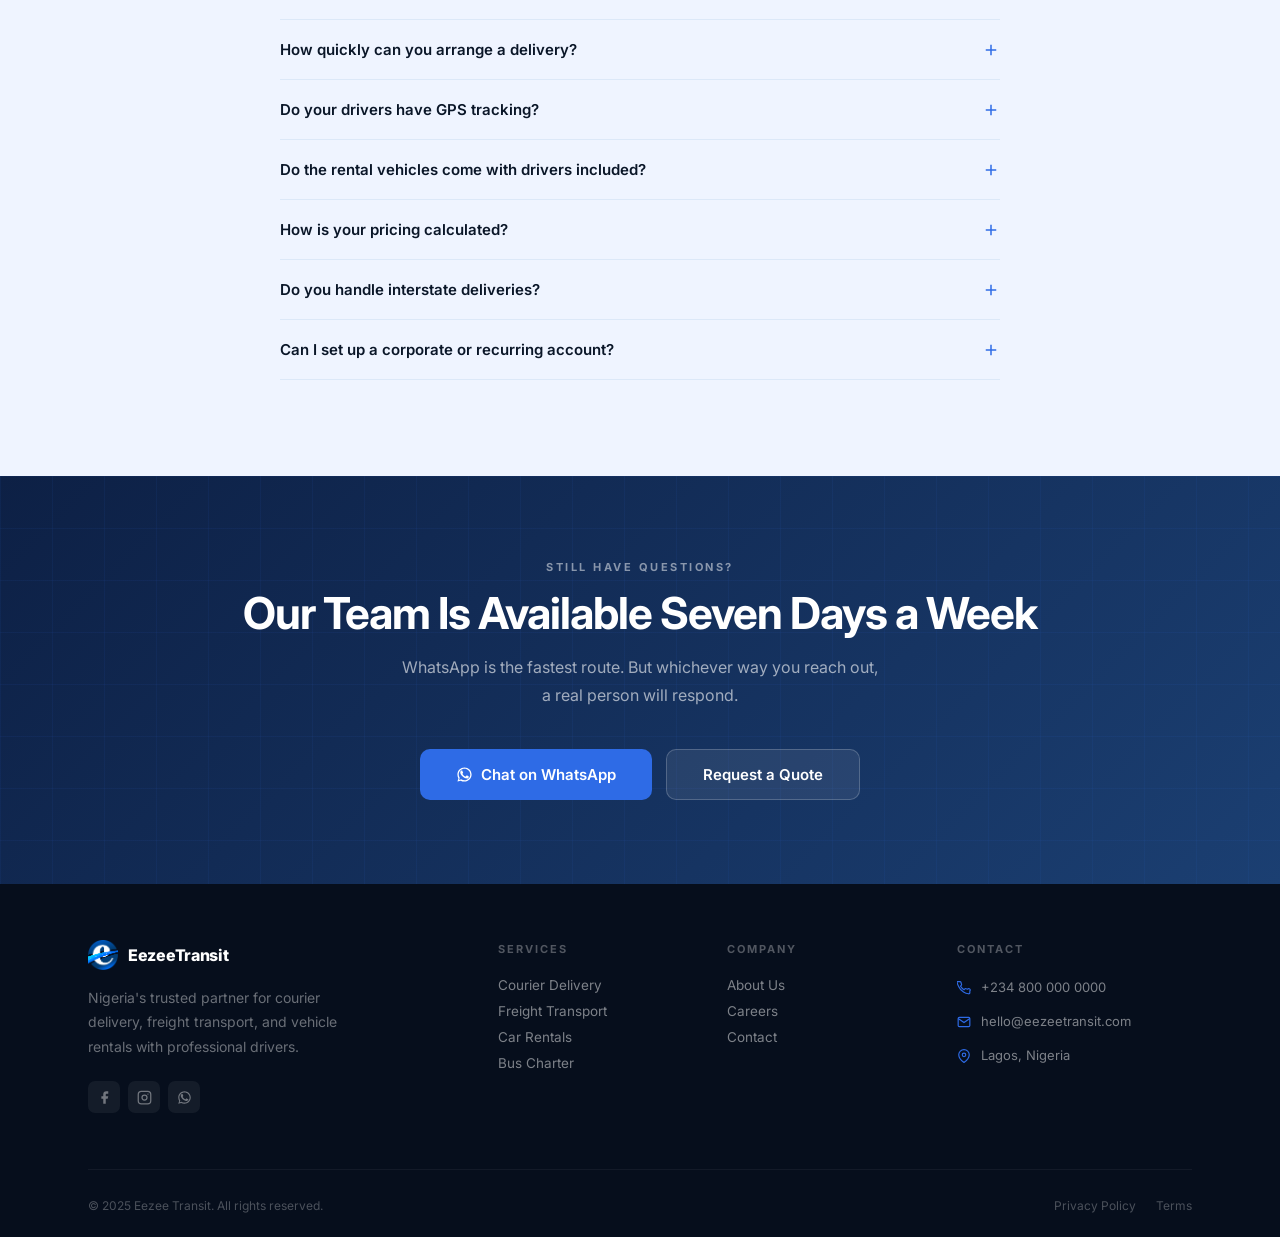
<file: contact.html>
<!DOCTYPE html>
<html lang="en">
<head>
  <meta charset="UTF-8"/>
  <meta name="viewport" content="width=device-width, initial-scale=1.0"/>
  <title>Contact Us | Eezee Transit</title>
  <meta name="description" content="Reach Eezee Transit by WhatsApp, phone, or form. We respond to every message and deliver a quote within 30 minutes during business hours."/>
  <link rel="preconnect" href="https://fonts.googleapis.com"/>
  <link rel="preconnect" href="https://fonts.gstatic.com" crossorigin/>
  <link href="https://fonts.googleapis.com/css2?family=DM+Serif+Display:ital@0;1&family=Inter:wght@300;400;500;600;700;800&display=swap" rel="stylesheet"/>
  <link rel="icon" type="image/png" href="ET_Logo.png"/>
  <link rel="stylesheet" href="style.css"/>
  <style>

  /* ── CONTACT LAYOUT ── */
  .contact-grid { display: grid; grid-template-columns: 1fr 1.5fr; gap: 72px; align-items: start; }
  .contact-sidebar { position: sticky; top: 120px; }
  .contact-sidebar .label { display: block; margin-bottom: 12px; }
  .contact-sidebar h2 { margin-bottom: 14px; }
  .contact-sidebar > p { font-size: 14.5px; color: var(--subtle); line-height: 1.8; margin-bottom: 28px; }

  .channel-list { display: flex; flex-direction: column; gap: 12px; }
  .channel {
    display: flex; gap: 14px; padding: 18px;
    background: var(--sky); border: 1.5px solid var(--border);
    border-radius: var(--r); transition: border-color .2s, box-shadow .2s;
    align-items: flex-start; text-decoration: none;
  }
  .channel:hover { border-color: var(--electric); box-shadow: var(--sh-sm); }
  .channel__icon {
    width: 40px; height: 40px; border-radius: 9px;
    background: var(--white); border: 1.5px solid var(--border);
    display: flex; align-items: center; justify-content: center; flex-shrink: 0;
  }
  .channel__icon svg { width: 18px; height: 18px; color: var(--electric); }
  .channel__icon--wa { background: #25D366; border-color: #25D366; }
  .channel__icon--wa svg { color: var(--white); fill: var(--white); }
  .channel__tag { font-size: 10px; font-weight: 700; letter-spacing: 1.5px; text-transform: uppercase; color: var(--subtle); margin-bottom: 3px; }
  .channel__val { font-size: 14.5px; font-weight: 700; color: var(--ink); margin-bottom: 2px; }
  .channel__note { font-size: 12px; color: var(--subtle); }

  /* ── CONTACT FORM ── */
  .contact-form-card {
    background: var(--white); border: 1.5px solid var(--border);
    border-radius: var(--r-xl); padding: 48px;
    box-shadow: var(--sh-md);
  }
  .contact-form-card h2 { font-size: 26px; margin-bottom: 6px; }
  .contact-form-card > p { font-size: 14px; color: var(--subtle); margin-bottom: 28px; }
  .contact-success { display: none; text-align: center; padding: 32px 16px; }
  .contact-success svg { width: 48px; height: 48px; color: var(--electric); margin: 0 auto 16px; }
  .contact-success h3 { color: var(--ink); margin-bottom: 8px; }
  .contact-success p { font-size: 14px; color: var(--subtle); }

  /* ── FAQ ── */
  .faq-list { display: flex; flex-direction: column; }
  .faq-item { border-bottom: 1px solid var(--border); }
  .faq-item:first-child { border-top: 1px solid var(--border); }
  .faq-q {
    display: flex; align-items: center; justify-content: space-between;
    padding: 20px 0; cursor: pointer;
    font-size: 15px; font-weight: 600; color: var(--ink);
    background: none; border: none; width: 100%; text-align: left; gap: 16px;
  }
  .faq-q svg { width: 18px; height: 18px; color: var(--electric); flex-shrink: 0; transition: transform .3s; }
  .faq-item.open .faq-q svg { transform: rotate(45deg); }
  .faq-a { display: none; padding: 0 0 20px; font-size: 14px; color: var(--subtle); line-height: 1.82; }
  .faq-item.open .faq-a { display: block; }

  @media (max-width: 1024px) {
    .contact-grid { grid-template-columns: 1fr; gap: 48px; }
    .contact-sidebar { position: static; }
    .contact-form-card { padding: 32px 24px; }
  }
  </style>
</head>
<body>
<div id="nav-ph"></div>

<div class="page-hero">
  <div class="page-hero__grid"></div>
  <div class="page-hero__glow"></div>
  <div class="wrap">
    <div class="page-hero__inner">
      <nav class="breadcrumb">
        <a href="index.html">Home</a>
        <svg viewBox="0 0 24 24" fill="none" stroke="currentColor" stroke-width="2"><polyline points="9 18 15 12 9 6"/></svg>
        <span>Contact</span>
      </nav>
      <span class="label">Get in Touch</span>
      <h1>We Are Ready to <span class="hero__h1-keyword">Move</span><br>When You Are</h1>
      <p>Call, WhatsApp, or fill the form. We respond to every inquiry and have a price for you within 30 minutes during business hours and as quickly as possible outside of them.</p>
    </div>
  </div>
</div>

<!-- ══ CONTACT MAIN ══ -->
<section class="section">
  <div class="wrap">
    <div class="contact-grid">

      <!-- SIDEBAR: channels -->
      <div class="contact-sidebar reveal">
        <span class="label">Reach Us</span>
        <h2>Multiple Ways to Get a Fast Response</h2>
        <p>For urgent deliveries, WhatsApp is always the fastest path. For formal proposals and corporate inquiries, email or the form work best.</p>
        <div class="channel-list">
          <a href="https://wa.me/2348000000000" target="_blank" rel="noopener" class="channel">
            <div class="channel__icon channel__icon--wa">
              <svg viewBox="0 0 24 24"><path d="M17.472 14.382c-.297-.149-1.758-.867-2.03-.967-.273-.099-.471-.148-.67.15-.197.297-.767.966-.94 1.164-.173.199-.347.223-.644.075-.297-.15-1.255-.463-2.39-1.475-.883-.788-1.48-1.761-1.653-2.059-.173-.297-.018-.458.13-.606.134-.133.298-.347.446-.52.149-.174.198-.298.298-.497.099-.198.05-.371-.025-.52-.075-.149-.669-1.612-.916-2.207-.242-.579-.487-.5-.669-.51-.173-.008-.371-.01-.57-.01-.198 0-.52.074-.792.372-.272.297-1.04 1.016-1.04 2.479 0 1.462 1.065 2.875 1.213 3.074.149.198 2.096 3.2 5.077 4.487.709.306 1.262.489 1.694.625.712.227 1.36.195 1.871.118.571-.085 1.758-.719 2.006-1.413.248-.694.248-1.289.173-1.413z"/><path d="M12.004 2C6.477 2 2 6.477 2 12c0 1.989.518 3.858 1.425 5.484L2 22l4.644-1.215A9.955 9.955 0 0012.004 22C17.53 22 22 17.523 22 12S17.53 2 12.004 2zm0 18.18a8.164 8.164 0 01-4.17-1.145l-.3-.178-3.1.812.826-3.017-.195-.31A8.18 8.18 0 013.82 12c0-4.514 3.671-8.18 8.184-8.18C16.513 3.82 20.18 7.486 20.18 12c0 4.514-3.667 8.18-8.176 8.18z"/></svg>
            </div>
            <div>
              <p class="channel__tag">WhatsApp</p>
              <p class="channel__val">+234 800 000 0000</p>
              <p class="channel__note">Fastest response, typically under 10 minutes</p>
            </div>
          </a>
          <a href="tel:+2348000000000" class="channel">
            <div class="channel__icon">
              <svg viewBox="0 0 24 24" fill="none" stroke="currentColor" stroke-width="2"><path d="M22 16.92v3a2 2 0 01-2.18 2 19.79 19.79 0 01-8.63-3.07A19.5 19.5 0 013.07 9.82a19.79 19.79 0 01-3.07-8.7A2 2 0 012 .96h3a2 2 0 012 1.72c.13.96.36 1.9.7 2.81a2 2 0 01-.45 2.11L6.09 8.91a16 16 0 006 6l1.27-1.27a2 2 0 012.11-.45c.91.34 1.85.57 2.81.7A2 2 0 0122 16.92z"/></svg>
            </div>
            <div>
              <p class="channel__tag">Phone</p>
              <p class="channel__val">+234 800 000 0000</p>
              <p class="channel__note">Monday to Saturday, 7am to 8pm</p>
            </div>
          </a>
          <a href="mailto:hello@eezeetransit.com" class="channel">
            <div class="channel__icon">
              <svg viewBox="0 0 24 24" fill="none" stroke="currentColor" stroke-width="2"><path d="M4 4h16c1.1 0 2 .9 2 2v12c0 1.1-.9 2-2 2H4c-1.1 0-2-.9-2-2V6c0-1.1.9-2 2-2z"/><polyline points="22,6 12,13 2,6"/></svg>
            </div>
            <div>
              <p class="channel__tag">Email</p>
              <p class="channel__val">hello@eezeetransit.com</p>
              <p class="channel__note">Formal inquiries and corporate proposals</p>
            </div>
          </a>
          <div class="channel" style="cursor:default;">
            <div class="channel__icon">
              <svg viewBox="0 0 24 24" fill="none" stroke="currentColor" stroke-width="2"><path d="M21 10c0 7-9 13-9 13s-9-6-9-13a9 9 0 0118 0z"/><circle cx="12" cy="10" r="3"/></svg>
            </div>
            <div>
              <p class="channel__tag">Location</p>
              <p class="channel__val">Lagos, Nigeria</p>
              <p class="channel__note">Serving Lagos, Abuja, Port Harcourt, Ibadan</p>
            </div>
          </div>
        </div>
      </div>

      <!-- FORM CARD -->
      <div class="contact-form-card reveal d1">
        <div id="cFormBody">
          <h2>Send Us a Message</h2>
          <p>Describe what you need and someone from our team will respond within 30 minutes with a quote or next steps.</p>
          <div class="form-group">
            <label class="form-label">Service</label>
            <select class="form-input form-select" id="cService">
              <option value="">Select a service</option>
              <option>Courier Delivery</option>
              <option>Freight Transport</option>
              <option>Car Rental with Driver</option>
              <option>Bus Charter</option>
              <option>Corporate Account</option>
              <option>Career Inquiry</option>
              <option>General Inquiry</option>
            </select>
          </div>
          <div class="form-row">
            <div class="form-group">
              <label class="form-label">Your Name</label>
              <input class="form-input" type="text" placeholder="Full name" id="cName"/>
            </div>
            <div class="form-group">
              <label class="form-label">Phone Number</label>
              <input class="form-input" type="tel" placeholder="+234 800 000 0000" id="cPhone"/>
            </div>
          </div>
          <div class="form-group">
            <label class="form-label">Email (optional)</label>
            <input class="form-input" type="email" placeholder="you@company.com" id="cEmail"/>
          </div>
          <div class="form-group">
            <label class="form-label">Your Message</label>
            <textarea class="form-input" rows="5" id="cMsg" style="resize:vertical;" placeholder="Describe your route, load size, date, and any special requirements. The more detail you give, the faster we can price it."></textarea>
          </div>
          <button class="btn btn--primary btn--lg" style="width:100%;justify-content:center;" onclick="submitContact()">
            <svg viewBox="0 0 24 24" fill="none" stroke="currentColor" stroke-width="2"><line x1="22" y1="2" x2="11" y2="13"/><polygon points="22 2 15 22 11 13 2 9 22 2"/></svg>
            Send Message
          </button>
          <p class="form-note" style="margin-top:12px;">We respond to every message and never share your details with third parties.</p>
        </div>
        <div class="contact-success" id="cSuccess">
          <svg viewBox="0 0 24 24" fill="none" stroke="currentColor" stroke-width="2"><path d="M22 11.08V12a10 10 0 11-5.93-9.14"/><polyline points="22 4 12 14.01 9 11.01"/></svg>
          <h3>Message Received</h3>
          <p>Thank you for reaching out. A member of our team will contact you within 30 minutes during business hours to follow up on your request.</p>
          <button class="btn btn--outline-dark" style="margin-top:22px;" onclick="resetContact()">Send Another Message</button>
        </div>
      </div>
    </div>
  </div>
</section>

<!-- ══ FAQ ══ -->
<section class="section section--alt">
  <div class="wrap">
    <div class="sh sh--center reveal" style="margin-bottom:48px;">
      <span class="label">Common Questions</span>
      <h2>Things People Ask Before They Book</h2>
    </div>
    <div style="max-width:720px;margin:0 auto;" class="reveal">
      <div class="faq-list">
        <div class="faq-item">
          <button class="faq-q">How quickly can you arrange a delivery?<svg viewBox="0 0 24 24" fill="none" stroke="currentColor" stroke-width="2"><line x1="12" y1="5" x2="12" y2="19"/><line x1="5" y1="12" x2="19" y2="12"/></svg></button>
          <div class="faq-a">For courier deliveries within Lagos, same-day dispatch is available for bookings made before noon. Express slots are also available outside that window for urgent jobs. For freight and vehicle rentals, we recommend at least 24 hours notice, though we regularly work with shorter timelines. Call or WhatsApp to confirm availability.</div>
        </div>
        <div class="faq-item">
          <button class="faq-q">Do your drivers have GPS tracking?<svg viewBox="0 0 24 24" fill="none" stroke="currentColor" stroke-width="2"><line x1="12" y1="5" x2="12" y2="19"/><line x1="5" y1="12" x2="19" y2="12"/></svg></button>
          <div class="faq-a">Most of our vehicles are fitted with real-time GPS units monitored by our dispatch team throughout every journey. We also have dashcams on most vehicles for driver accountability and cargo security. If live location updates are critical for your booking, mention it when you request your quote.</div>
        </div>
        <div class="faq-item">
          <button class="faq-q">Do the rental vehicles come with drivers included?<svg viewBox="0 0 24 24" fill="none" stroke="currentColor" stroke-width="2"><line x1="12" y1="5" x2="12" y2="19"/><line x1="5" y1="12" x2="19" y2="12"/></svg></button>
          <div class="faq-a">Yes. All of our rental vehicles include a professional, vetted driver in the price. We do not offer self-drive at this time. Every driver is background-checked, licensed, and trained to be punctual and courteous on every single booking.</div>
        </div>
        <div class="faq-item">
          <button class="faq-q">How is your pricing calculated?<svg viewBox="0 0 24 24" fill="none" stroke="currentColor" stroke-width="2"><line x1="12" y1="5" x2="12" y2="19"/><line x1="5" y1="12" x2="19" y2="12"/></svg></button>
          <div class="faq-a">Pricing depends on the service type, distance, package size or passenger count, and the vehicle required. We give you a firm, all-inclusive price before any vehicle moves. What you are quoted is what you pay. No add-ons after the fact. Corporate clients with high volume can negotiate rates through our account management team.</div>
        </div>
        <div class="faq-item">
          <button class="faq-q">Do you handle interstate deliveries?<svg viewBox="0 0 24 24" fill="none" stroke="currentColor" stroke-width="2"><line x1="12" y1="5" x2="12" y2="19"/><line x1="5" y1="12" x2="19" y2="12"/></svg></button>
          <div class="faq-a">Yes. We run regular freight routes between Lagos and major cities including Abuja, Port Harcourt, and Ibadan. Interstate freight requires at least 24 hours advance notice. Contact us with your route and cargo details and we will confirm availability and pricing the same day.</div>
        </div>
        <div class="faq-item">
          <button class="faq-q">Can I set up a corporate or recurring account?<svg viewBox="0 0 24 24" fill="none" stroke="currentColor" stroke-width="2"><line x1="12" y1="5" x2="12" y2="19"/><line x1="5" y1="12" x2="19" y2="12"/></svg></button>
          <div class="faq-a">Absolutely. If your business needs regular deliveries, scheduled rentals, or a dedicated logistics arrangement, reach out through the form or email us directly. We will set up a call to understand your requirements and put together a tailored package with monthly invoicing, priority dispatch, and a dedicated account contact.</div>
        </div>
      </div>
    </div>
  </div>
</section>

<!-- CTA -->
<section class="cta-band">
  <div class="wrap">
    <div class="cta-band__inner reveal">
      <span class="label label--white" style="display:block;margin-bottom:14px;">Still Have Questions?</span>
      <h2>Our Team Is Available Seven Days a Week</h2>
      <p>WhatsApp is the fastest route. But whichever way you reach out, a real person will respond.</p>
      <div class="cta-band__actions">
        <a href="https://wa.me/2348000000000" target="_blank" rel="noopener" class="btn btn--primary btn--lg">
          <svg viewBox="0 0 24 24" fill="currentColor" style="width:17px;height:17px;"><path d="M17.472 14.382c-.297-.149-1.758-.867-2.03-.967-.273-.099-.471-.148-.67.15-.197.297-.767.966-.94 1.164-.173.199-.347.223-.644.075-.297-.15-1.255-.463-2.39-1.475-.883-.788-1.48-1.761-1.653-2.059-.173-.297-.018-.458.13-.606.134-.133.298-.347.446-.52.149-.174.198-.298.298-.497.099-.198.05-.371-.025-.52-.075-.149-.669-1.612-.916-2.207-.242-.579-.487-.5-.669-.51-.173-.008-.371-.01-.57-.01-.198 0-.52.074-.792.372-.272.297-1.04 1.016-1.04 2.479 0 1.462 1.065 2.875 1.213 3.074.149.198 2.096 3.2 5.077 4.487.709.306 1.262.489 1.694.625.712.227 1.36.195 1.871.118.571-.085 1.758-.719 2.006-1.413.248-.694.248-1.289.173-1.413z"/><path d="M12.004 2C6.477 2 2 6.477 2 12c0 1.989.518 3.858 1.425 5.484L2 22l4.644-1.215A9.955 9.955 0 0012.004 22C17.53 22 22 17.523 22 12S17.53 2 12.004 2zm0 18.18a8.164 8.164 0 01-4.17-1.145l-.3-.178-3.1.812.826-3.017-.195-.31A8.18 8.18 0 013.82 12c0-4.514 3.671-8.18 8.184-8.18C16.513 3.82 20.18 7.486 20.18 12c0 4.514-3.667 8.18-8.176 8.18z"/></svg>
          Chat on WhatsApp
        </a>
        <button class="btn btn--ghost btn--lg" onclick="openModal()">Request a Quote</button>
      </div>
    </div>
  </div>
</section>

<div id="foot-ph"></div>
<div id="modal-ph"></div>
<div id="wa-ph"></div>
<script src="shared.js"></script>
<script>
function submitContact() {
  const name    = document.getElementById('cName').value.trim();
  const phone   = document.getElementById('cPhone').value.trim();
  const service = document.getElementById('cService').value;
  if (!name || !phone || !service) {
    alert('Please fill in your name, phone number, and select a service.');
    return;
  }
  document.getElementById('cFormBody').style.display = 'none';
  document.getElementById('cSuccess').style.display  = 'block';
}
function resetContact() {
  ['cName','cPhone','cEmail','cMsg'].forEach(id => document.getElementById(id).value = '');
  document.getElementById('cService').value = '';
  document.getElementById('cFormBody').style.display = 'block';
  document.getElementById('cSuccess').style.display  = 'none';
}
</script>
</body>
</html>
</file>
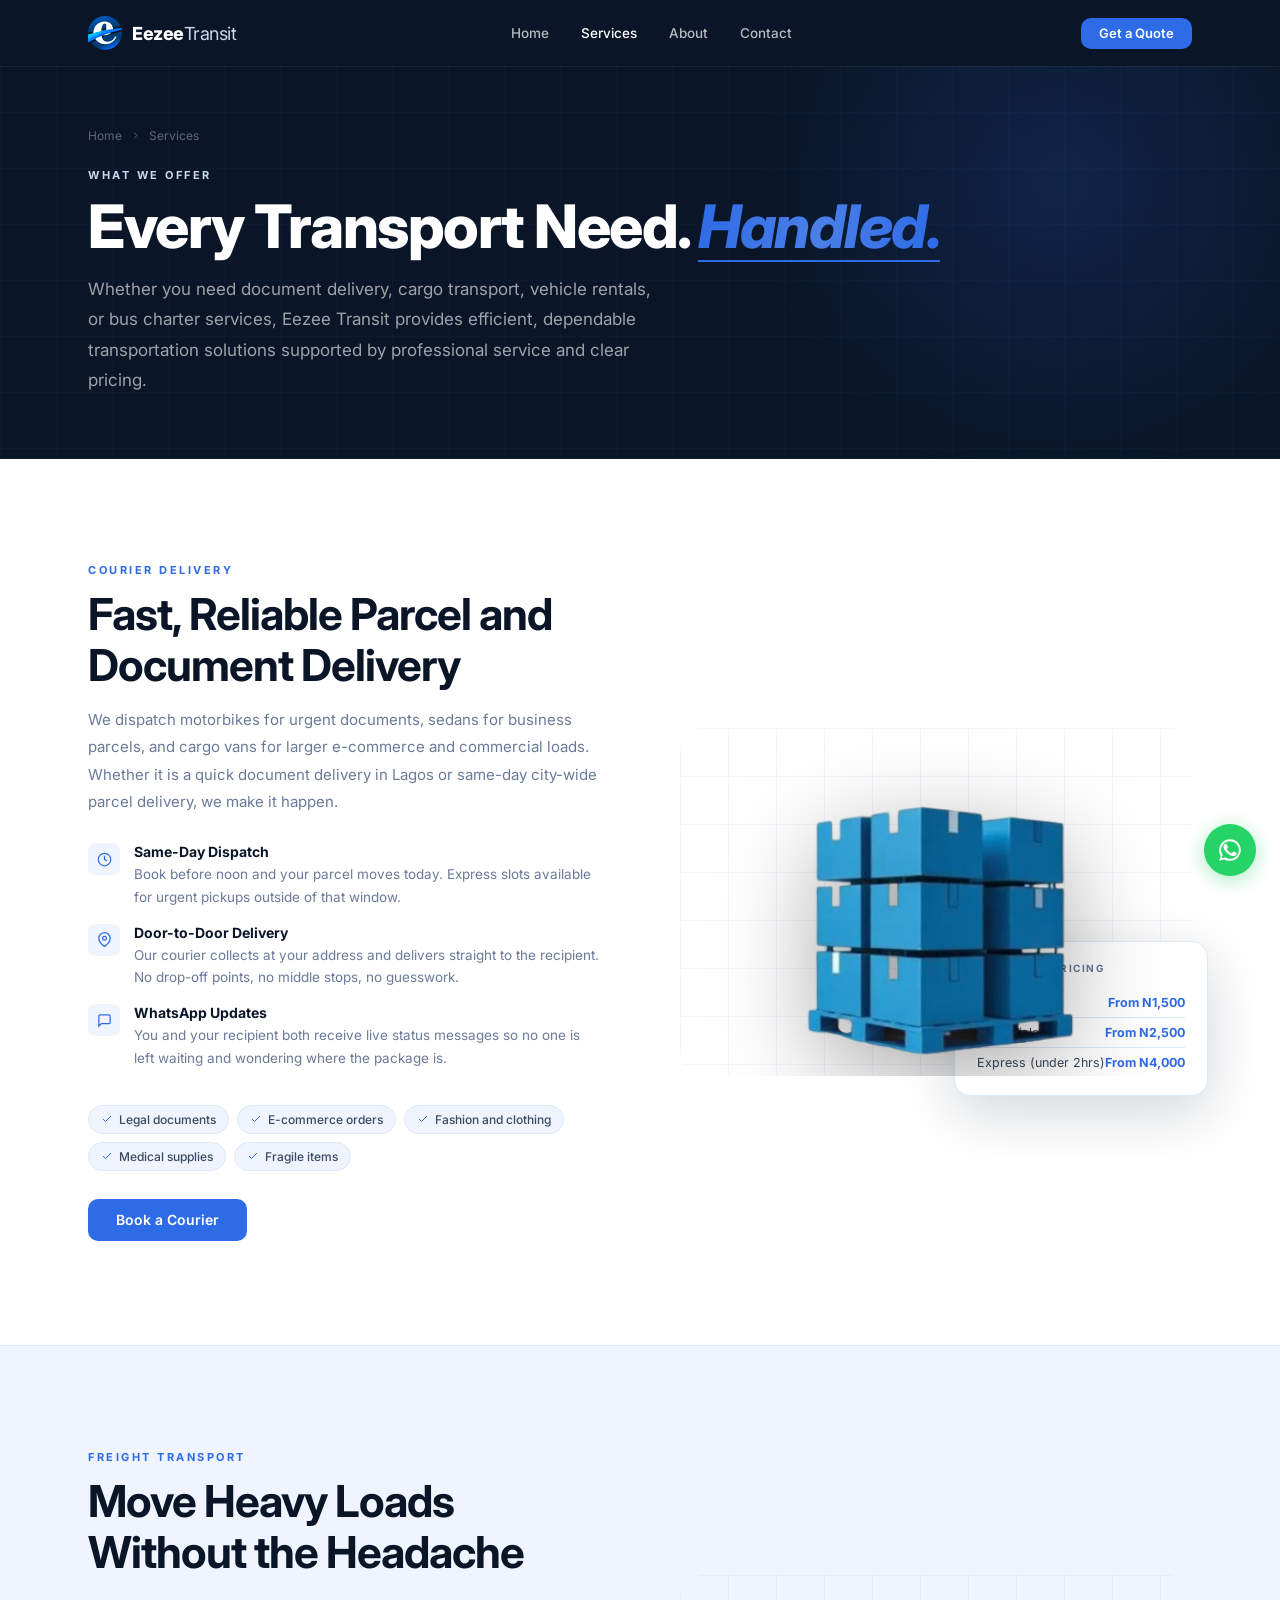
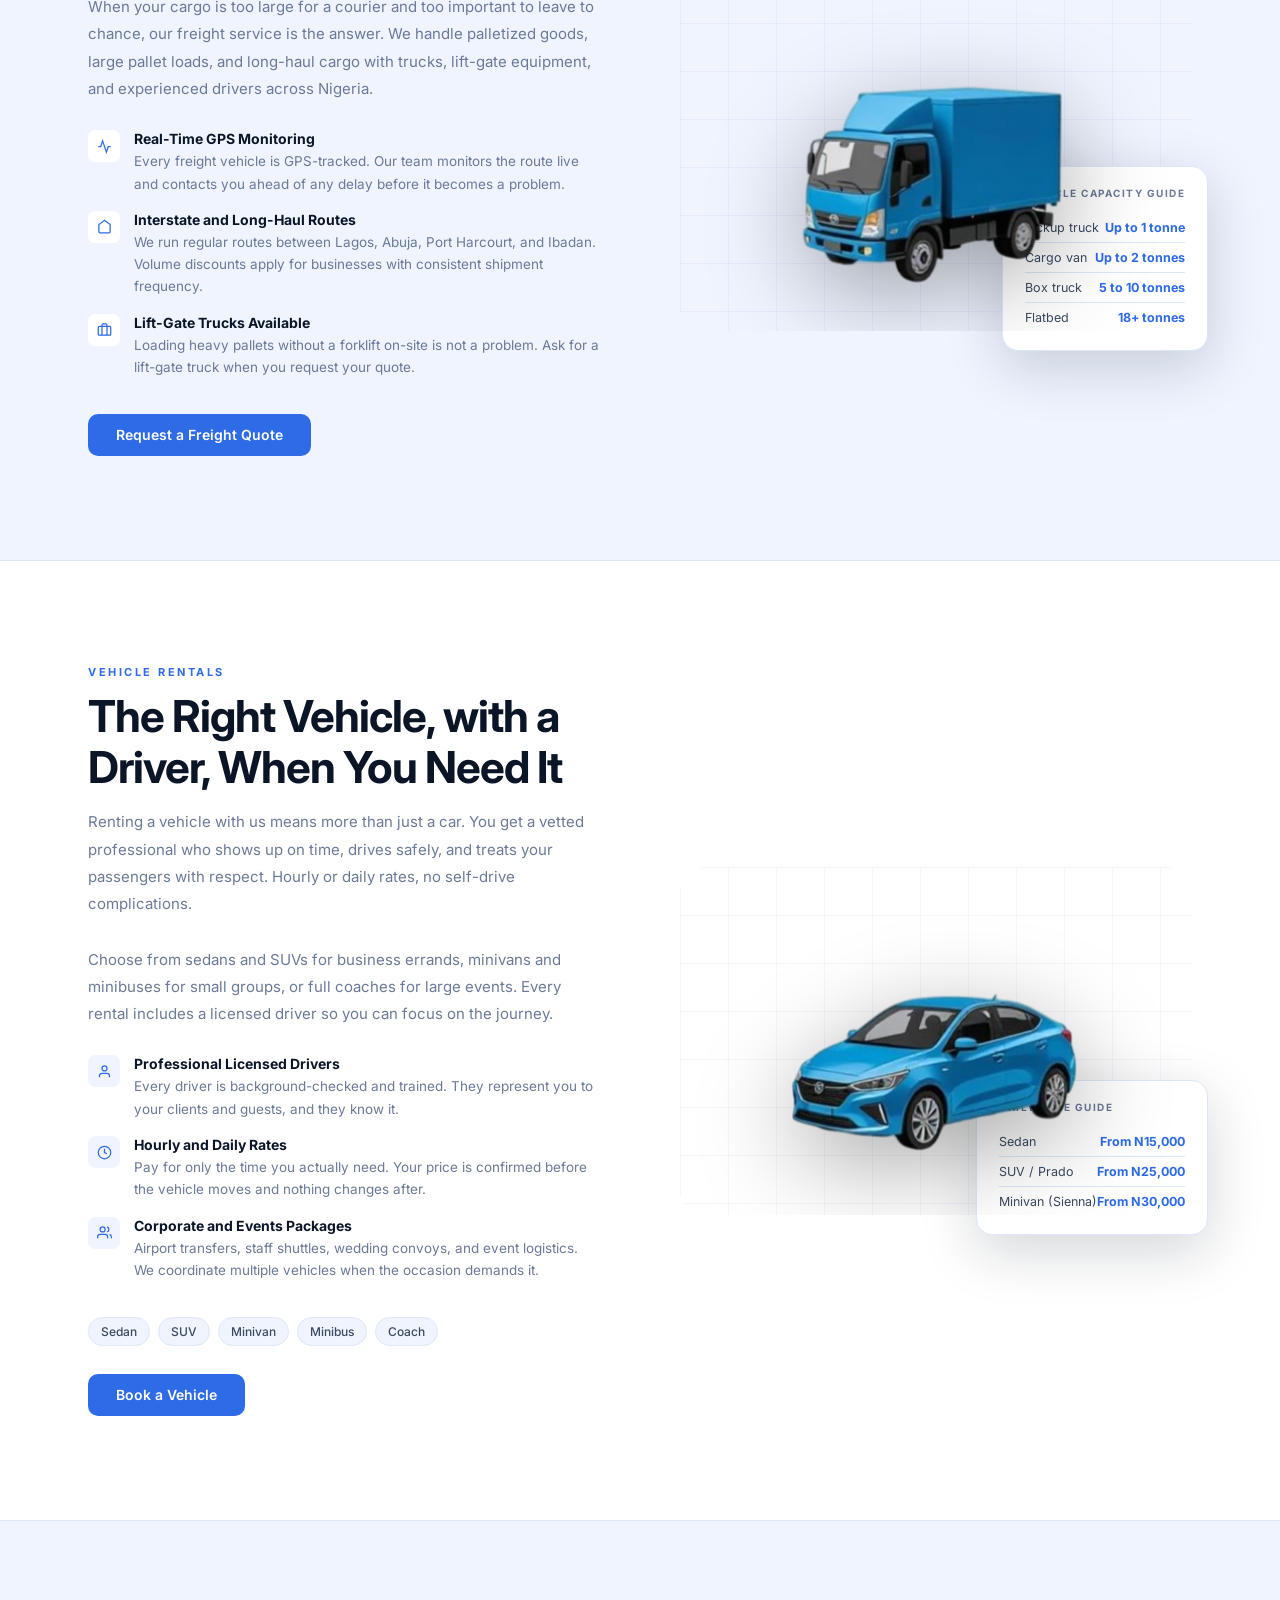
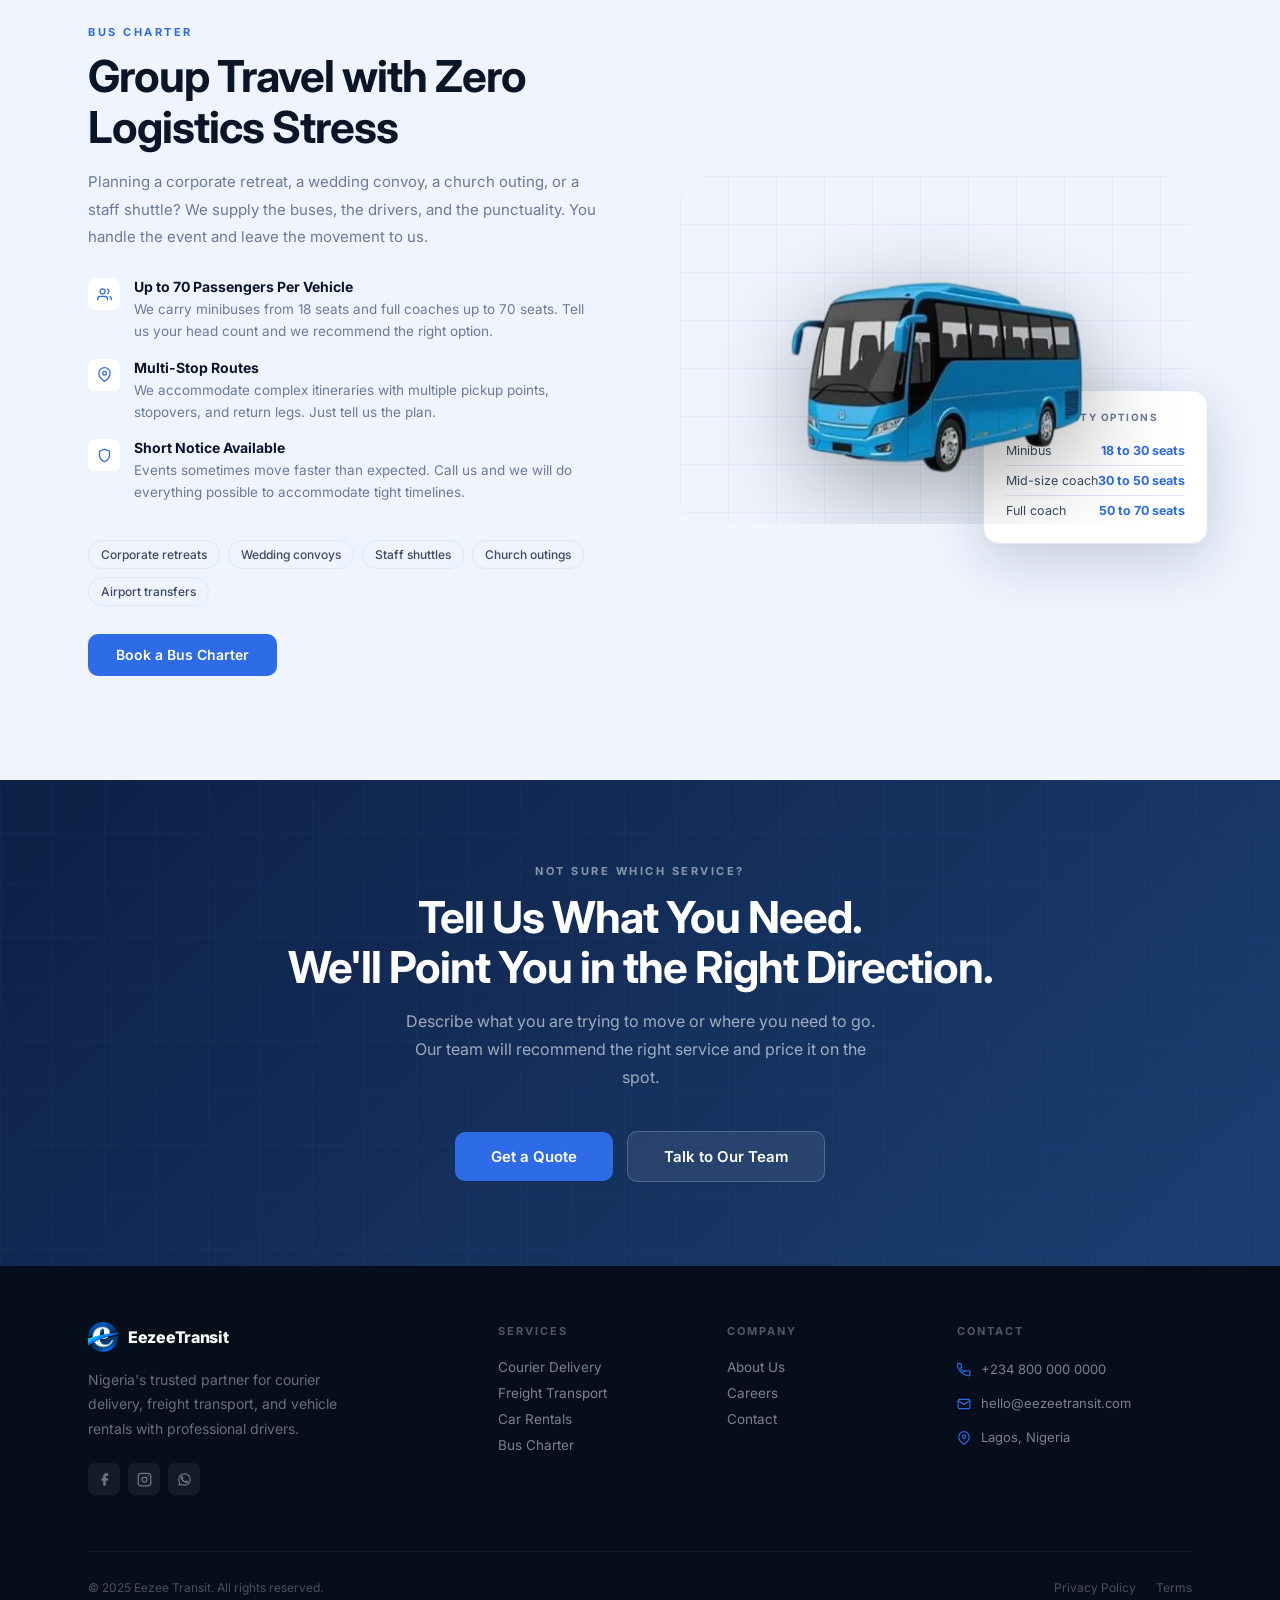
<file: services.html>
<!DOCTYPE html>
<html lang="en">
<head>
  <meta charset="UTF-8"/>
  <meta name="viewport" content="width=device-width, initial-scale=1.0"/>
  <title>Services | Eezee Transit</title>
  <meta name="description" content="Courier delivery, freight transport, car rentals and bus charters in Nigeria. Every Eezee Transit service explained with honest pricing."/>
  <link rel="preconnect" href="https://fonts.googleapis.com"/>
  <link rel="preconnect" href="https://fonts.gstatic.com" crossorigin/>
  <link href="https://fonts.googleapis.com/css2?family=DM+Serif+Display:ital@0;1&family=Inter:wght@300;400;500;600;700;800&display=swap" rel="stylesheet"/>
  <link rel="icon" type="image/png" href="ET_Logo.png"/>
  <link rel="stylesheet" href="style.css"/>
  <style>
  /* ── SERVICE BLOCKS ── */
  .svc-block { padding: 104px 0; }
  .svc-block + .svc-block { border-top: 1px solid var(--border); }
  .svc-block--alt { background: var(--sky); }
  .svc-block--alt + .svc-block--alt { border-top: none; }

  .svc-grid { display: grid; grid-template-columns: 1fr 1fr; gap: 80px; align-items: center; }
  .svc-grid--flip { direction: rtl; }
  .svc-grid--flip > * { direction: ltr; }

  /* Content side */
  .svc-content .label { display: block; margin-bottom: 12px; }
  .svc-content h2 { margin-bottom: 16px; }
  .svc-content > p { font-size: 15px; color: var(--subtle); line-height: 1.82; margin-bottom: 28px; }
  .feat-list { display: flex; flex-direction: column; gap: 16px; margin-bottom: 36px; }
  .feat-item { display: flex; gap: 14px; align-items: flex-start; }
  .feat-item__icon { width: 32px; height: 32px; border-radius: 7px; background: var(--sky); display: flex; align-items: center; justify-content: center; flex-shrink: 0; }
  .svc-block--alt .feat-item__icon { background: var(--white); }
  .feat-item__icon svg { width: 15px; height: 15px; color: var(--electric); }
  .feat-item__body strong { display: block; font-size: 14px; font-weight: 700; color: var(--ink); margin-bottom: 3px; }
  .feat-item__body p { font-size: 13.5px; color: var(--subtle); line-height: 1.65; }

  /* Visual side */
  .svc-visual { position: relative; }
  .svc-img-wrap {
    background: #0A162800; border-radius: var(--r-xl);
    padding: 48px 40px 0; text-align: center;
    position: relative; overflow: hidden; min-height: 340px;
    display: flex; align-items: flex-end; justify-content: center;
  }
  .svc-img-wrap::before {
    content: ''; position: absolute; inset: 0;
    background-image:
      linear-gradient(rgba(46,107,230,.06) 1px, transparent 1px),
      linear-gradient(90deg, rgba(46,107,230,.06) 1px, transparent 1px);
    background-size: 48px 48px;
  }
  .svc-img-wrap img {
    width: 75%; max-width: 300px; object-fit: contain;
    position: relative; z-index: 1;
    filter: drop-shadow(0 24px 48px rgba(0, 0, 0, 0.34));
    transition: transform .5s ease;
  }
  .svc-img-wrap:hover img { transform: translateY(-10px) scale(1.02); }

  /* Info card overlay */
  .svc-info-card {
    position: absolute; bottom: -20px; right: -16px;
    background: var(--white); border: 1.5px solid var(--border);
    border-radius: var(--r-lg); padding: 18px 22px;
    box-shadow: var(--sh-lg); min-width: 200px;
  }
  .svc-info-card__label { font-size: 10px; font-weight: 700; letter-spacing: 1.5px; text-transform: uppercase; color: var(--subtle); margin-bottom: 10px; }
  .svc-price-row { display: flex; justify-content: space-between; align-items: center; padding: 7px 0; border-bottom: 1px solid var(--border); }
  .svc-price-row:last-child { border-bottom: none; }
  .svc-price-row span { font-size: 12.5px; color: var(--body); }
  .svc-price-row strong { font-size: 12.5px; font-weight: 700; color: var(--electric); }

  /* Chips row */
  .chips-row { display: flex; flex-wrap: wrap; gap: 8px; margin-bottom: 28px; }

  @media (max-width: 1024px) {
    .svc-grid { grid-template-columns: 1fr; gap: 44px; }
    .svc-grid--flip { direction: ltr; }
    .svc-info-card { right: 12px; bottom: -14px; }
  }
  @media (max-width: 600px) {
    .svc-block { padding: 72px 0; }
    .svc-info-card { position: static; margin-top: 16px; }
  }
  </style>
</head>
<body>
<div id="nav-ph"></div>

<!-- PAGE HERO -->
<div class="page-hero">
  <div class="page-hero__grid"></div>
  <div class="page-hero__glow"></div>
  <div class="wrap">
    <div class="page-hero__inner">
      <nav class="breadcrumb">
        <a href="index.html">Home</a>
        <svg viewBox="0 0 24 24" fill="none" stroke="currentColor" stroke-width="2"><polyline points="9 18 15 12 9 6"/></svg>
        <span>Services</span>
      </nav>
      <span class="label">What We Offer</span>
      <h1>Every Transport Need. <span class="hero__h1-keyword">Handled.</span></h1>
      <p>Whether you need document delivery, cargo transport, vehicle rentals, or bus charter services, Eezee Transit provides efficient, dependable transportation solutions supported by professional service and clear pricing.</p>
    </div>
  </div>
</div>

<!-- ══ 1: COURIER ══ -->
<div id="courier" class="svc-block">
  <div class="wrap">
    <div class="svc-grid">
      <div class="svc-content reveal">
        <span class="label">Courier Delivery</span>
        <h2>Fast, Reliable Parcel and Document Delivery</h2>
        <p>We dispatch motorbikes for urgent documents, sedans for business parcels, and cargo vans for larger e-commerce and commercial loads. Whether it is a quick document delivery in Lagos or same-day city-wide parcel delivery, we make it happen.</p>
        <div class="feat-list">
          <div class="feat-item">
            <div class="feat-item__icon"><svg viewBox="0 0 24 24" fill="none" stroke="currentColor" stroke-width="2"><circle cx="12" cy="12" r="10"/><polyline points="12 6 12 12 16 14"/></svg></div>
            <div class="feat-item__body"><strong>Same-Day Dispatch</strong><p>Book before noon and your parcel moves today. Express slots available for urgent pickups outside of that window.</p></div>
          </div>
          <div class="feat-item">
            <div class="feat-item__icon"><svg viewBox="0 0 24 24" fill="none" stroke="currentColor" stroke-width="2"><path d="M21 10c0 7-9 13-9 13s-9-6-9-13a9 9 0 0118 0z"/><circle cx="12" cy="10" r="3"/></svg></div>
            <div class="feat-item__body"><strong>Door-to-Door Delivery</strong><p>Our courier collects at your address and delivers straight to the recipient. No drop-off points, no middle stops, no guesswork.</p></div>
          </div>
          <div class="feat-item">
            <div class="feat-item__icon"><svg viewBox="0 0 24 24" fill="none" stroke="currentColor" stroke-width="2"><path d="M21 15a2 2 0 01-2 2H7l-4 4V5a2 2 0 012-2h14a2 2 0 012 2z"/></svg></div>
            <div class="feat-item__body"><strong>WhatsApp Updates</strong><p>You and your recipient both receive live status messages so no one is left waiting and wondering where the package is.</p></div>
          </div>
        </div>
        <div class="chips-row">
          <span class="chip"><svg viewBox="0 0 24 24" fill="none" stroke="currentColor" stroke-width="2"><polyline points="20 6 9 17 4 12"/></svg>Legal documents</span>
          <span class="chip"><svg viewBox="0 0 24 24" fill="none" stroke="currentColor" stroke-width="2"><polyline points="20 6 9 17 4 12"/></svg>E-commerce orders</span>
          <span class="chip"><svg viewBox="0 0 24 24" fill="none" stroke="currentColor" stroke-width="2"><polyline points="20 6 9 17 4 12"/></svg>Fashion and clothing</span>
          <span class="chip"><svg viewBox="0 0 24 24" fill="none" stroke="currentColor" stroke-width="2"><polyline points="20 6 9 17 4 12"/></svg>Medical supplies</span>
          <span class="chip"><svg viewBox="0 0 24 24" fill="none" stroke="currentColor" stroke-width="2"><polyline points="20 6 9 17 4 12"/></svg>Fragile items</span>
        </div>
        <button class="btn btn--primary" onclick="openModal()">Book a Courier</button>
      </div>
      <div class="svc-visual reveal d1">
        <div class="svc-img-wrap">
          <img src="boxes.png" alt="Courier parcels and packages"/>
        </div>
        <div class="svc-info-card">
          <p class="svc-info-card__label">Indicative pricing</p>
          <div class="svc-price-row"><span>Same area</span><strong>From N1,500</strong></div>
          <div class="svc-price-row"><span>Cross-island</span><strong>From N2,500</strong></div>
          <div class="svc-price-row"><span>Express (under 2hrs)</span><strong>From N4,000</strong></div>
        </div>
      </div>
    </div>
  </div>
</div>

<!-- ══ 2: FREIGHT ══ -->
<div id="freight" class="svc-block svc-block--alt">
  <div class="wrap">
    <div class="svc-grid svc-grid--flip">
      <div class="svc-visual reveal">
        <div class="svc-img-wrap">
          <img src="TRUCK.png" alt="Box truck for freight transport"/>
        </div>
        <div class="svc-info-card">
          <p class="svc-info-card__label">Vehicle capacity guide</p>
          <div class="svc-price-row"><span>Pickup truck</span><strong>Up to 1 tonne</strong></div>
          <div class="svc-price-row"><span>Cargo van</span><strong>Up to 2 tonnes</strong></div>
          <div class="svc-price-row"><span>Box truck</span><strong>5 to 10 tonnes</strong></div>
          <div class="svc-price-row"><span>Flatbed</span><strong>18+ tonnes</strong></div>
        </div>
      </div>
      <div class="svc-content reveal d1">
        <span class="label">Freight Transport</span>
        <h2>Move Heavy Loads Without the Headache</h2>
        <p>When your cargo is too large for a courier and too important to leave to chance, our freight service is the answer. We handle palletized goods, large pallet loads, and long-haul cargo with trucks, lift-gate equipment, and experienced drivers across Nigeria.</p>
        <div class="feat-list">
          <div class="feat-item">
            <div class="feat-item__icon"><svg viewBox="0 0 24 24" fill="none" stroke="currentColor" stroke-width="2"><polyline points="22 12 18 12 15 21 9 3 6 12 2 12"/></svg></div>
            <div class="feat-item__body"><strong>Real-Time GPS Monitoring</strong><p>Every freight vehicle is GPS-tracked. Our team monitors the route live and contacts you ahead of any delay before it becomes a problem.</p></div>
          </div>
          <div class="feat-item">
            <div class="feat-item__icon"><svg viewBox="0 0 24 24" fill="none" stroke="currentColor" stroke-width="2"><path d="M3 9l9-7 9 7v11a2 2 0 01-2 2H5a2 2 0 01-2-2z"/></svg></div>
            <div class="feat-item__body"><strong>Interstate and Long-Haul Routes</strong><p>We run regular routes between Lagos, Abuja, Port Harcourt, and Ibadan. Volume discounts apply for businesses with consistent shipment frequency.</p></div>
          </div>
          <div class="feat-item">
            <div class="feat-item__icon"><svg viewBox="0 0 24 24" fill="none" stroke="currentColor" stroke-width="2"><rect x="2" y="7" width="20" height="14" rx="2"/><path d="M16 21V5a2 2 0 00-2-2h-4a2 2 0 00-2 2v16"/></svg></div>
            <div class="feat-item__body"><strong>Lift-Gate Trucks Available</strong><p>Loading heavy pallets without a forklift on-site is not a problem. Ask for a lift-gate truck when you request your quote.</p></div>
          </div>
        </div>
        <button class="btn btn--primary" onclick="openModal()">Request a Freight Quote</button>
      </div>
    </div>
  </div>
</div>

<!-- ══ 3: CAR RENTAL ══ -->
<div id="rental" class="svc-block">
  <div class="wrap">
    <div class="svc-grid">
      <div class="svc-content reveal">
        <span class="label">Vehicle Rentals</span>
        <h2>The Right Vehicle, with a Driver, When You Need It</h2>
        <p>Renting a vehicle with us means more than just a car. You get a vetted professional who shows up on time, drives safely, and treats your passengers with respect. Hourly or daily rates, no self-drive complications.</p>
        <p>Choose from sedans and SUVs for business errands, minivans and minibuses for small groups, or full coaches for large events. Every rental includes a licensed driver so you can focus on the journey.</p>
        <div class="feat-list">
          <div class="feat-item">
            <div class="feat-item__icon"><svg viewBox="0 0 24 24" fill="none" stroke="currentColor" stroke-width="2"><path d="M20 21v-2a4 4 0 00-4-4H8a4 4 0 00-4 4v2"/><circle cx="12" cy="7" r="4"/></svg></div>
            <div class="feat-item__body"><strong>Professional Licensed Drivers</strong><p>Every driver is background-checked and trained. They represent you to your clients and guests, and they know it.</p></div>
          </div>
          <div class="feat-item">
            <div class="feat-item__icon"><svg viewBox="0 0 24 24" fill="none" stroke="currentColor" stroke-width="2"><circle cx="12" cy="12" r="10"/><polyline points="12 6 12 12 16 14"/></svg></div>
            <div class="feat-item__body"><strong>Hourly and Daily Rates</strong><p>Pay for only the time you actually need. Your price is confirmed before the vehicle moves and nothing changes after.</p></div>
          </div>
          <div class="feat-item">
            <div class="feat-item__icon"><svg viewBox="0 0 24 24" fill="none" stroke="currentColor" stroke-width="2"><path d="M17 21v-2a4 4 0 00-4-4H5a4 4 0 00-4 4v2"/><circle cx="9" cy="7" r="4"/><path d="M23 21v-2a4 4 0 00-3-3.87"/><path d="M16 3.13a4 4 0 010 7.75"/></svg></div>
            <div class="feat-item__body"><strong>Corporate and Events Packages</strong><p>Airport transfers, staff shuttles, wedding convoys, and event logistics. We coordinate multiple vehicles when the occasion demands it.</p></div>
          </div>
        </div>
        <div class="chips-row">
          <span class="chip">Sedan</span>
          <span class="chip">SUV</span>
          <span class="chip">Minivan</span>
          <span class="chip">Minibus</span>
          <span class="chip">Coach</span>
        </div>
        <button class="btn btn--primary" onclick="openModal()">Book a Vehicle</button>
      </div>
      <div class="svc-visual reveal d1">
        <div class="svc-img-wrap">
          <img src="car.png" alt="Sedan for car rental with driver"/>
        </div>
        <div class="svc-info-card">
          <p class="svc-info-card__label">Daily rate guide</p>
          <div class="svc-price-row"><span>Sedan</span><strong>From N15,000</strong></div>
          <div class="svc-price-row"><span>SUV / Prado</span><strong>From N25,000</strong></div>
          <div class="svc-price-row"><span>Minivan (Sienna)</span><strong>From N30,000</strong></div>
        </div>
      </div>
    </div>
  </div>
</div>

<!-- ══ 4: BUS CHARTER ══ -->
<div id="bus" class="svc-block svc-block--alt">
  <div class="wrap">
    <div class="svc-grid svc-grid--flip">
      <div class="svc-visual reveal">
        <div class="svc-img-wrap">
          <img src="bus.png" alt="Bus for charter and group travel"/>
        </div>
        <div class="svc-info-card">
          <p class="svc-info-card__label">Bus capacity options</p>
          <div class="svc-price-row"><span>Minibus</span><strong>18 to 30 seats</strong></div>
          <div class="svc-price-row"><span>Mid-size coach</span><strong>30 to 50 seats</strong></div>
          <div class="svc-price-row"><span>Full coach</span><strong>50 to 70 seats</strong></div>
        </div>
      </div>
      <div class="svc-content reveal d1">
        <span class="label">Bus Charter</span>
        <h2>Group Travel with Zero Logistics Stress</h2>
        <p>Planning a corporate retreat, a wedding convoy, a church outing, or a staff shuttle? We supply the buses, the drivers, and the punctuality. You handle the event and leave the movement to us.</p>
        <div class="feat-list">
          <div class="feat-item">
            <div class="feat-item__icon"><svg viewBox="0 0 24 24" fill="none" stroke="currentColor" stroke-width="2"><path d="M17 21v-2a4 4 0 00-4-4H5a4 4 0 00-4 4v2"/><circle cx="9" cy="7" r="4"/><path d="M23 21v-2a4 4 0 00-3-3.87"/><path d="M16 3.13a4 4 0 010 7.75"/></svg></div>
            <div class="feat-item__body"><strong>Up to 70 Passengers Per Vehicle</strong><p>We carry minibuses from 18 seats and full coaches up to 70 seats. Tell us your head count and we recommend the right option.</p></div>
          </div>
          <div class="feat-item">
            <div class="feat-item__icon"><svg viewBox="0 0 24 24" fill="none" stroke="currentColor" stroke-width="2"><path d="M21 10c0 7-9 13-9 13s-9-6-9-13a9 9 0 0118 0z"/><circle cx="12" cy="10" r="3"/></svg></div>
            <div class="feat-item__body"><strong>Multi-Stop Routes</strong><p>We accommodate complex itineraries with multiple pickup points, stopovers, and return legs. Just tell us the plan.</p></div>
          </div>
          <div class="feat-item">
            <div class="feat-item__icon"><svg viewBox="0 0 24 24" fill="none" stroke="currentColor" stroke-width="2"><path d="M12 22s8-4 8-10V5l-8-3-8 3v7c0 6 8 10 8 10z"/></svg></div>
            <div class="feat-item__body"><strong>Short Notice Available</strong><p>Events sometimes move faster than expected. Call us and we will do everything possible to accommodate tight timelines.</p></div>
          </div>
        </div>
        <div class="chips-row">
          <span class="chip">Corporate retreats</span>
          <span class="chip">Wedding convoys</span>
          <span class="chip">Staff shuttles</span>
          <span class="chip">Church outings</span>
          <span class="chip">Airport transfers</span>
        </div>
        <button class="btn btn--primary" onclick="openModal()">Book a Bus Charter</button>
      </div>
    </div>
  </div>
</div>

<!-- CTA -->
<section class="cta-band">
  <div class="wrap">
    <div class="cta-band__inner reveal">
      <span class="label label--white" style="display:block;margin-bottom:14px;">Not Sure Which Service?</span>
      <h2>Tell Us What You Need.<br>We'll Point You in the Right Direction.</h2>
      <p>Describe what you are trying to move or where you need to go. Our team will recommend the right service and price it on the spot.</p>
      <div class="cta-band__actions">
        <button class="btn btn--primary btn--lg" onclick="openModal()">Get a Quote</button>
        <a href="contact.html" class="btn btn--ghost btn--lg">Talk to Our Team</a>
      </div>
    </div>
  </div>
</section>

<div id="foot-ph"></div>
<div id="modal-ph"></div>
<div id="wa-ph"></div>
<script src="shared.js"></script>
</body>
</html>
</file>
<file: style.css>
/* ================================================================
   EEZEE TRANSIT — DESIGN SYSTEM v2
   Palette: ink #0A1628 | navy #1B3F72 | electric #2E6BE6
            sky #EFF4FF | white #FFFFFF | muted #C8D8F0
   Type: DM Serif Display (display accent) + Inter (everything else)
   Spacing: 8px base unit
   ================================================================ */

@import url('https://fonts.googleapis.com/css2?family=DM+Serif+Display:ital@0;1&family=Inter:wght@300;400;500;600;700;800&display=swap');

/* ── TOKENS ── */
:root {
  --ink:       #0A1628;
  --navy:      #1B3F72;
  --electric:  #2E6BE6;
  --elec-h:    #1F55C8;
  --sky:       #EFF4FF;
  --white:     #FFFFFF;
  --muted:     #C8D8F0;
  --body:      #3A4A62;
  --subtle:    #6B7A99;
  --border:    #DCE8F8;
  --sh-sm:     0 2px 12px rgba(10,22,40,.08);
  --sh-md:     0 6px 28px rgba(10,22,40,.12);
  --sh-lg:     0 16px 56px rgba(10,22,40,.18);
  --r-sm:      6px;
  --r:         10px;
  --r-lg:      16px;
  --r-xl:      24px;
}

/* ── RESET ── */
*, *::before, *::after { box-sizing: border-box; margin: 0; padding: 0; }
html { scroll-behavior: smooth; font-size: 16px; }
body {
  font-family: 'Inter', system-ui, sans-serif;
  color: var(--body); background: var(--white);
  overflow-x: hidden; -webkit-font-smoothing: antialiased;
}
img { max-width: 100%; display: block; }
a { color: inherit; text-decoration: none; }
ul { list-style: none; }
button { font-family: inherit; cursor: pointer; }

/* ── LAYOUT ── */
.wrap  { max-width: 1160px; margin: 0 auto; padding: 0 28px; }
.wrap--wide { max-width: 1360px; margin: 0 auto; padding: 0 28px; }
.section { padding: 96px 0; }
.section--sm { padding: 52px 0; }
.section--alt  { background: var(--sky); }
.section--dark { background: var(--ink); }
.section--navy { background: var(--navy); }

/* ── TYPE SCALE ── */
.serif-display {
  font-family: 'DM Serif Display', Georgia, serif;
  font-weight: 400; font-style: italic;
  line-height: 1.02; letter-spacing: -0.5px;
}
h1 { font-size: clamp(42px, 6vw, 76px); font-weight: 800; letter-spacing: -2px; line-height: 1.0; color: var(--white); }
h2 { font-size: clamp(28px, 3.5vw, 44px); font-weight: 700; letter-spacing: -1px; line-height: 1.15; color: var(--ink); }
h3 { font-size: 19px; font-weight: 700; letter-spacing: -0.3px; color: var(--ink); line-height: 1.3; }
h4 { font-size: 15px; font-weight: 600; color: var(--ink); }
p  { line-height: 1.75; }

.label {
  display: inline-block;
  font-size: 11px; font-weight: 700;
  letter-spacing: 2.5px; text-transform: uppercase;
  color: var(--electric); margin-bottom: 14px;
}
.label--light { color: var(--muted); }
.label--white { color: rgba(255,255,255,0.5); }

/* ── SECTION HEADS ── */
.sh { margin-bottom: 48px; }
.sh--center { text-align: center; }
.sh--center .sh__sub { margin-inline: auto; }
.sh h2 { margin-bottom: 14px; }
.sh__sub { font-size: 16px; color: var(--subtle); line-height: 1.75; max-width: 520px; }
.sh--dark h2 { color: var(--white); }
.sh--dark .sh__sub { color: rgba(255,255,255,0.55); }

/* ── BUTTONS ── */
.btn {
  display: inline-flex; align-items: center; gap: 8px;
  padding: 14px 28px; border-radius: var(--r);
  font-weight: 600; font-size: 14px; border: none;
  transition: all .22s ease; white-space: nowrap; line-height: 1;
}
.btn svg { width: 16px; height: 16px; flex-shrink: 0; }
.btn--primary { background: var(--electric); color: var(--white); }
.btn--primary:hover { background: var(--elec-h); transform: translateY(-2px); box-shadow: 0 8px 24px rgba(46,107,230,.38); }
.btn--ghost  { background: rgba(255,255,255,0.08); color: var(--white); border: 1.5px solid rgba(255,255,255,0.2); }
.btn--ghost:hover  { background: rgba(255,255,255,0.14); border-color: rgba(255,255,255,0.45); }
.btn--outline-dark { background: transparent; color: var(--electric); border: 1.5px solid var(--electric); }
.btn--outline-dark:hover { background: var(--electric); color: var(--white); }
.btn--lg { padding: 17px 36px; font-size: 15px; border-radius: var(--r); }
.btn--sm { padding: 9px 18px; font-size: 13px; }

/* ── NAV ── */
.nav {
  position: fixed; inset: 0 0 auto 0; z-index: 900;
  transition: background .3s, padding .3s, box-shadow .3s;
}
.nav--clear { background: transparent; }
.nav--solid { background: var(--ink); box-shadow: 0 1px 0 rgba(255,255,255,0.06); }
.nav--scrolled { background: var(--ink); box-shadow: 0 4px 24px rgba(0,0,0,.3); }
.nav__inner {
  display: flex; align-items: center; justify-content: space-between;
  max-width: 1160px; margin: 0 auto; padding: 16px 28px;
  transition: padding .3s;
}
.nav--scrolled .nav__inner { padding-top: 14px; padding-bottom: 14px; }
.nav__logo { display: flex; align-items: center; gap: 10px; }
.nav__logo-img { width: 34px; height: 34px; object-fit: contain; }
.nav__logo-text { font-size: 18px; font-weight: 800; color: var(--white); letter-spacing: -0.5px; }
.nav__logo-text span { color: var(--muted); font-weight: 400; }
.nav__links { display: flex; align-items: center; gap: 4px; }
.nav__link {
  font-size: 13.5px; font-weight: 500; color: rgba(255,255,255,.7);
  padding: 8px 14px; border-radius: var(--r-sm);
  transition: color .2s, background .2s;
}
.nav__link:hover { color: var(--white); background: rgba(255,255,255,.07); }
.nav__link.active { color: var(--white); }
.nav__cta { margin-left: 14px; }
.hamburger { display: none; flex-direction: column; gap: 5px; background: none; border: none; padding: 6px; }
.hamburger span { display: block; width: 22px; height: 2px; background: var(--white); border-radius: 2px; transition: all .3s; }
.hamburger.open span:nth-child(1) { transform: translateY(7px) rotate(45deg); }
.hamburger.open span:nth-child(2) { opacity: 0; }
.hamburger.open span:nth-child(3) { transform: translateY(-7px) rotate(-45deg); }
.mobile-menu {
  display: none; position: fixed; inset: 0;
  background: var(--ink); z-index: 880;
  padding: 80px 24px 36px; flex-direction: column; gap: 2px;
}
.mobile-menu.open { display: flex; }
.mobile-menu__link {
  font-size: 28px; font-weight: 700; color: rgba(255,255,255,.75);
  padding: 14px 0; border-bottom: 1px solid rgba(255,255,255,.06);
  display: block;
}
.mobile-menu__link:hover { color: var(--white); }
.mobile-menu__cta { margin-top: 32px; justify-content: center; }

/* ── PAGE HERO (inner pages) ── */
.page-hero {
  background: var(--ink);
  padding: 128px 0 64px;
  position: relative; overflow: hidden;
}
.page-hero__grid {
  content: ''; position: absolute; inset: 0;
  background-image:
    linear-gradient(rgba(46,107,230,.05) 1px, transparent 1px),
    linear-gradient(90deg, rgba(46,107,230,.05) 1px, transparent 1px);
  background-size: 56px 56px;
}
.page-hero__glow {
  position: absolute; top: -30%; right: -8%;
  width: 640px; height: 640px;
  background: radial-gradient(circle, rgba(46,107,230,.16) 0%, transparent 68%);
  pointer-events: none;
}
.page-hero__inner { position: relative; z-index: 1; }
.page-hero .label { color: var(--muted); }
.page-hero h1 { font-size: clamp(36px, 5vw, 60px); margin-bottom: 18px; letter-spacing: -1.5px; }
.hero__h1-keyword {
  font-family: 'Inter', system-ui, sans-serif;
  font-weight: 800;
  font-style: italic;
  background: linear-gradient(90deg, #2E6BE6 0%, #4A7FE8 50%, #2E6BE6 100%);
  -webkit-background-clip: text;
  -webkit-text-fill-color: transparent;
  background-clip: text;
  text-decoration: underline solid var(--electric);
  text-decoration-thickness: 2px;
  text-underline-offset: 0.2em;
}
.page-hero p { font-size: 17px; color: rgba(255,255,255,.6); line-height: 1.78; max-width: 580px; }
.breadcrumb { display: flex; align-items: center; gap: 8px; font-size: 12px; color: rgba(255,255,255,.35); margin-bottom: 20px; }
.breadcrumb a { color: rgba(255,255,255,.35); }
.breadcrumb a:hover { color: rgba(255,255,255,.7); }
.breadcrumb svg { width: 11px; height: 11px; }

/* ── TRUST TICKER ── */
.ticker { background: #060E1C; padding: 14px 0; border-top: 1px solid rgba(255,255,255,.04); overflow: hidden; }
.ticker__track {
  display: flex; gap: 56px; white-space: nowrap;
  animation: ticker 28s linear infinite;
}
.ticker__track:hover { animation-play-state: paused; }
.ticker__item { display: flex; align-items: center; gap: 10px; flex-shrink: 0; }
.ticker__dot { width: 5px; height: 5px; background: var(--electric); border-radius: 50%; }
.ticker__text { font-size: 12.5px; font-weight: 500; color: rgba(255,255,255,.45); }
@keyframes ticker { from { transform: translateX(0); } to { transform: translateX(-50%); } }

/* ── BOOKING MODAL ── */
.modal-overlay {
  display: none; position: fixed; inset: 0;
  background: rgba(6,14,28,.78); z-index: 2000;
  align-items: center; justify-content: center;
  padding: 24px; backdrop-filter: blur(8px);
}
.modal-overlay.open { display: flex; }
.modal {
  background: var(--white); border-radius: var(--r-xl);
  padding: 48px; width: 100%; max-width: 560px;
  max-height: 92vh; overflow-y: auto;
  position: relative; box-shadow: 0 40px 100px rgba(0,0,0,.4);
}
.modal__close {
  position: absolute; top: 18px; right: 18px;
  width: 32px; height: 32px; border-radius: 50%;
  border: none; background: var(--sky); cursor: pointer;
  display: flex; align-items: center; justify-content: center;
  color: var(--subtle); transition: all .2s;
}
.modal__close:hover { background: var(--border); color: var(--ink); }
.modal__close svg { width: 14px; height: 14px; }
.modal h2 { font-size: 24px; color: var(--ink); margin-bottom: 4px; }
.modal__sub { font-size: 14px; color: var(--subtle); margin-bottom: 28px; }
.form-group { margin-bottom: 16px; }
.form-label { display: block; font-size: 12px; font-weight: 700; letter-spacing: .5px; color: var(--ink); margin-bottom: 6px; text-transform: uppercase; }
.form-input {
  width: 100%; padding: 11px 14px;
  border: 1.5px solid var(--border); border-radius: var(--r);
  font-family: inherit; font-size: 14px; color: var(--body);
  background: var(--sky); outline: none; transition: border-color .2s, box-shadow .2s;
}
.form-input:focus { border-color: var(--electric); background: var(--white); box-shadow: 0 0 0 3px rgba(46,107,230,.1); }
.form-select {
  appearance: none;
  background-image: url("data:image/svg+xml,%3Csvg xmlns='http://www.w3.org/2000/svg' width='14' height='14' viewBox='0 0 24 24' fill='none' stroke='%236B7A99' stroke-width='2'%3E%3Cpath d='M6 9l6 6 6-6'/%3E%3C/svg%3E");
  background-repeat: no-repeat; background-position: right 12px center;
}
.form-row { display: grid; grid-template-columns: 1fr 1fr; gap: 12px; }
.form-note { text-align: center; font-size: 12px; color: var(--subtle); margin-top: 10px; }
.form-success { display: none; text-align: center; padding: 20px 0; }
.form-success svg { width: 44px; height: 44px; color: var(--electric); margin: 0 auto 14px; }
.form-success h3 { color: var(--ink); margin-bottom: 8px; }
.form-success p { font-size: 14px; color: var(--subtle); }

/* ── WHATSAPP FLOAT ── */
.wa-float {
  position: fixed; bottom: 24px; right: 24px; z-index: 1500;
  width: 52px; height: 52px; border-radius: 50%;
  background: #25D366; display: flex; align-items: center; justify-content: center;
  box-shadow: 0 4px 20px rgba(37,211,102,.4);
  transition: transform .2s, box-shadow .2s;
}
.wa-float:hover { transform: scale(1.1); box-shadow: 0 6px 28px rgba(37,211,102,.55); }
.wa-float svg { width: 26px; height: 26px; fill: white; }

/* ── FOOTER ── */
.footer { background: #060E1C; padding: 56px 0 24px; }
.footer__grid { display: grid; grid-template-columns: 2fr 1fr 1fr 1.3fr; gap: 48px; margin-bottom: 56px; }
.footer__brand-logo { display: flex; align-items: center; gap: 10px; margin-bottom: 16px; }
.footer__brand-logo img { width: 30px; height: 30px; object-fit: contain; }
.footer__brand-logo span { font-size: 16px; font-weight: 800; color: var(--white); letter-spacing: -.3px; }
.footer__brand p { font-size: 14px; line-height: 1.75; color: rgba(255,255,255,.4); max-width: 260px; }
.footer__social { display: flex; gap: 8px; margin-top: 22px; }
.footer__social-link {
  width: 32px; height: 32px; border-radius: 7px;
  background: rgba(255,255,255,.06); display: flex; align-items: center;
  justify-content: center; color: rgba(255,255,255,.4); transition: all .2s;
}
.footer__social-link:hover { background: var(--electric); color: var(--white); }
.footer__social-link svg { width: 15px; height: 15px; }
.footer__col-title { font-size: 11px; font-weight: 700; letter-spacing: 2px; text-transform: uppercase; color: rgba(255,255,255,.3); margin-bottom: 18px; }
.footer__links { display: flex; flex-direction: column; gap: 10px; }
.footer__link { font-size: 13.5px; color: rgba(255,255,255,.48); transition: color .2s; }
.footer__link:hover { color: var(--white); }
.footer__contact-item { display: flex; align-items: flex-start; gap: 10px; margin-bottom: 12px; }
.footer__contact-icon { color: var(--electric); flex-shrink: 0; margin-top: 2px; }
.footer__contact-icon svg { width: 14px; height: 14px; }
.footer__contact-text { font-size: 13px; color: rgba(255,255,255,.48); line-height: 1.6; }
.footer__bottom { border-top: 1px solid rgba(255,255,255,.05); padding-top: 28px; display: flex; align-items: center; justify-content: space-between; flex-wrap: wrap; gap: 12px; }
.footer__copy { font-size: 12px; color: rgba(255,255,255,.28); }
.footer__bottom-links { display: flex; gap: 20px; }
.footer__bottom-link { font-size: 12px; color: rgba(255,255,255,.28); transition: color .2s; }
.footer__bottom-link:hover { color: rgba(255,255,255,.55); }

/* ── SCROLL REVEAL ── */
.reveal { opacity: 0; transform: translateY(24px); transition: opacity .65s ease, transform .65s ease; }
.reveal.in-view { opacity: 1; transform: translateY(0); }
.d1 { transition-delay: .1s; } .d2 { transition-delay: .2s; }
.d3 { transition-delay: .3s; } .d4 { transition-delay: .4s; }

/* ── CHIP ── */
.chip { display: inline-flex; align-items: center; gap: 6px; padding: 6px 12px; background: var(--sky); border: 1px solid var(--border); border-radius: 100px; font-size: 12px; font-weight: 500; color: var(--body); }
.chip svg { width: 12px; height: 12px; color: var(--electric); }

/* ── CTA BAND ── */
.cta-band {
  background: linear-gradient(135deg, #0D2045 0%, var(--navy) 100%);
  padding: 84px 0; position: relative; overflow: hidden;
}
.cta-band::before {
  content: ''; position: absolute; inset: 0;
  background-image:
    linear-gradient(rgba(46,107,230,.07) 1px, transparent 1px),
    linear-gradient(90deg, rgba(46,107,230,.07) 1px, transparent 1px);
  background-size: 52px 52px;
}
.cta-band__inner { text-align: center; position: relative; z-index: 1; }
.cta-band__inner h2 { color: var(--white); margin-bottom: 14px; }
.cta-band__inner p { font-size: 16px; color: rgba(255,255,255,.6); margin-bottom: 40px; max-width: 480px; margin-inline: auto; line-height: 1.75; }
.cta-band__actions { display: flex; align-items: center; justify-content: center; gap: 14px; flex-wrap: wrap; }

/* ── RESPONSIVE ── */
@media (max-width: 1024px) {
  .wrap { padding: 0 24px; }
  .footer__grid { grid-template-columns: 1fr 1fr; gap: 36px; }
}
@media (max-width: 768px) {
  .section { padding: 80px 0; }
  .section--sm { padding: 56px 0; }
  .nav__links, .nav__cta { display: none; }
  .hamburger { display: flex; }
  .wrap { padding: 0 20px; }
  .modal { padding: 32px 22px; }
  .form-row { grid-template-columns: 1fr; }
  .footer__grid { grid-template-columns: 1fr; gap: 32px; }
  .footer__bottom { flex-direction: column; align-items: flex-start; }
  .sh { margin-bottom: 44px; }
}
@media (max-width: 480px) {
  .cta-band__actions { flex-direction: column; align-items: stretch; }
  .cta-band__actions .btn { justify-content: center; }
}
</file>
